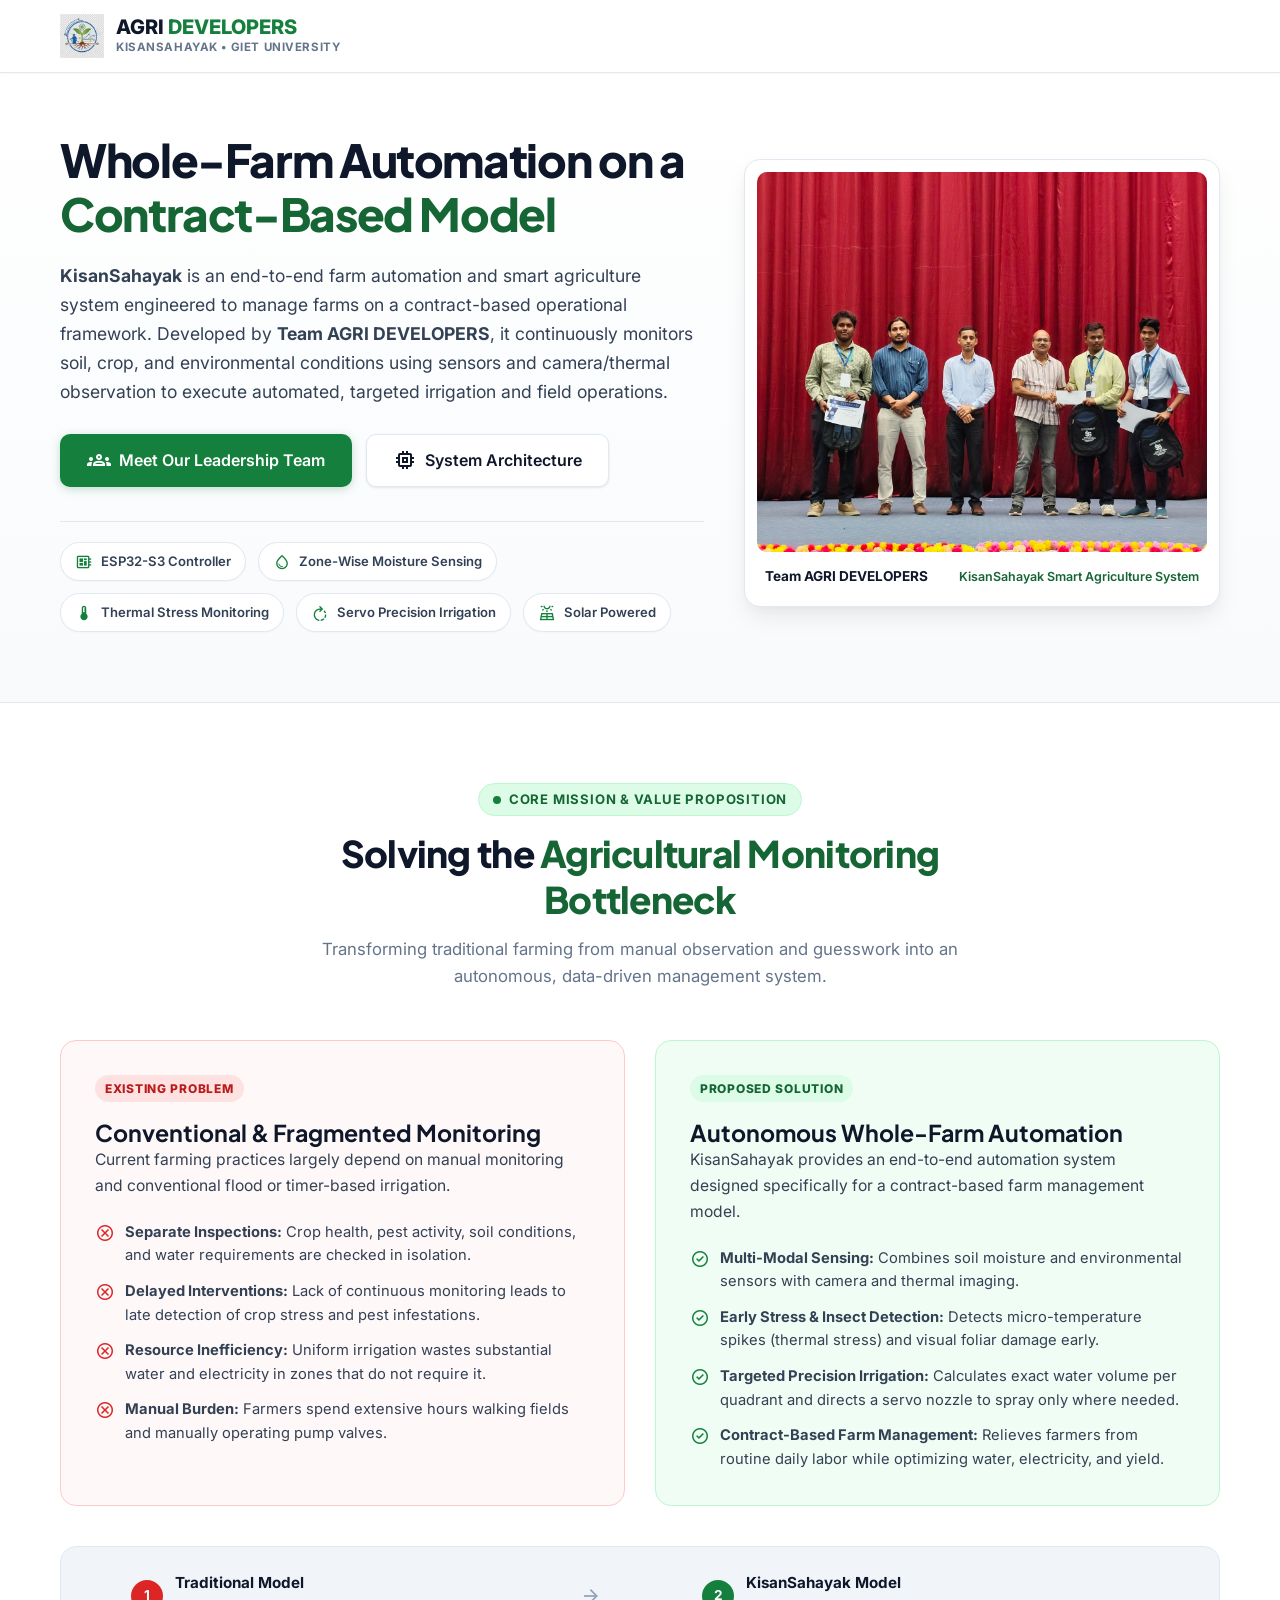
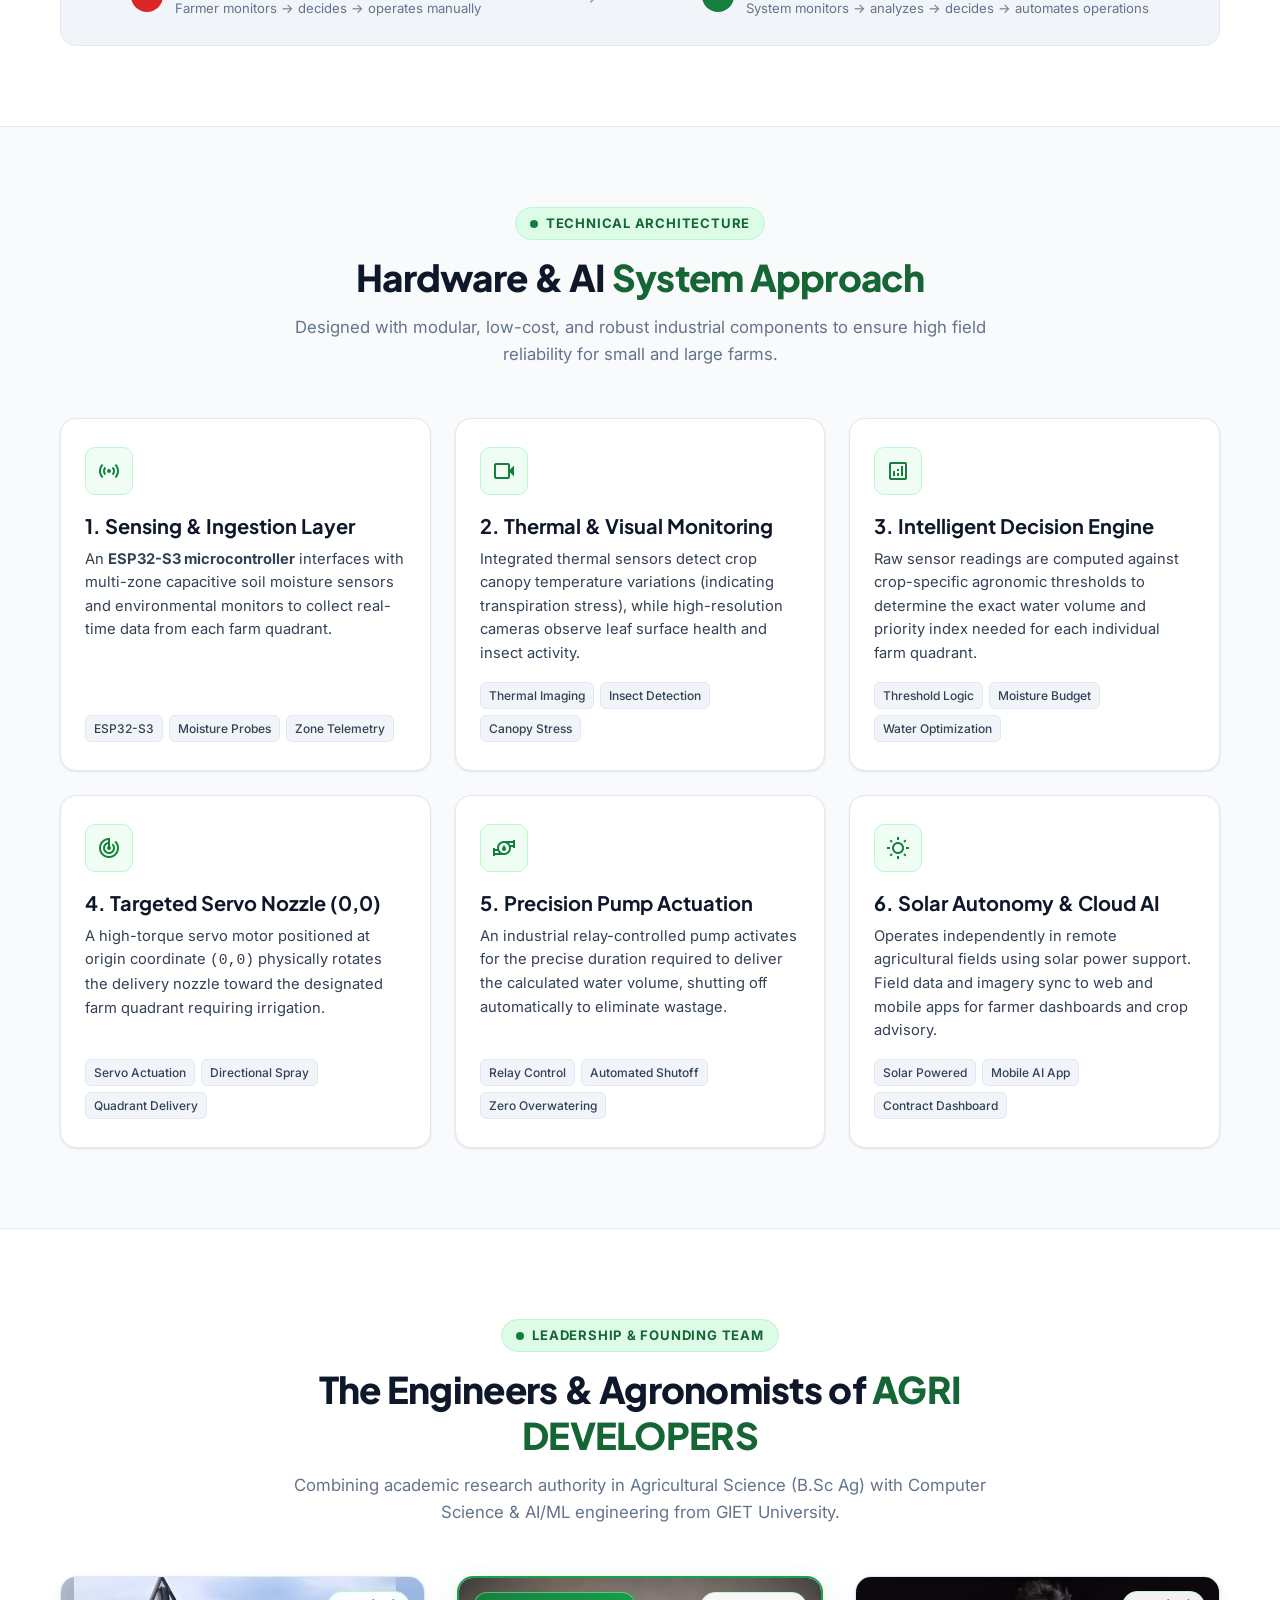
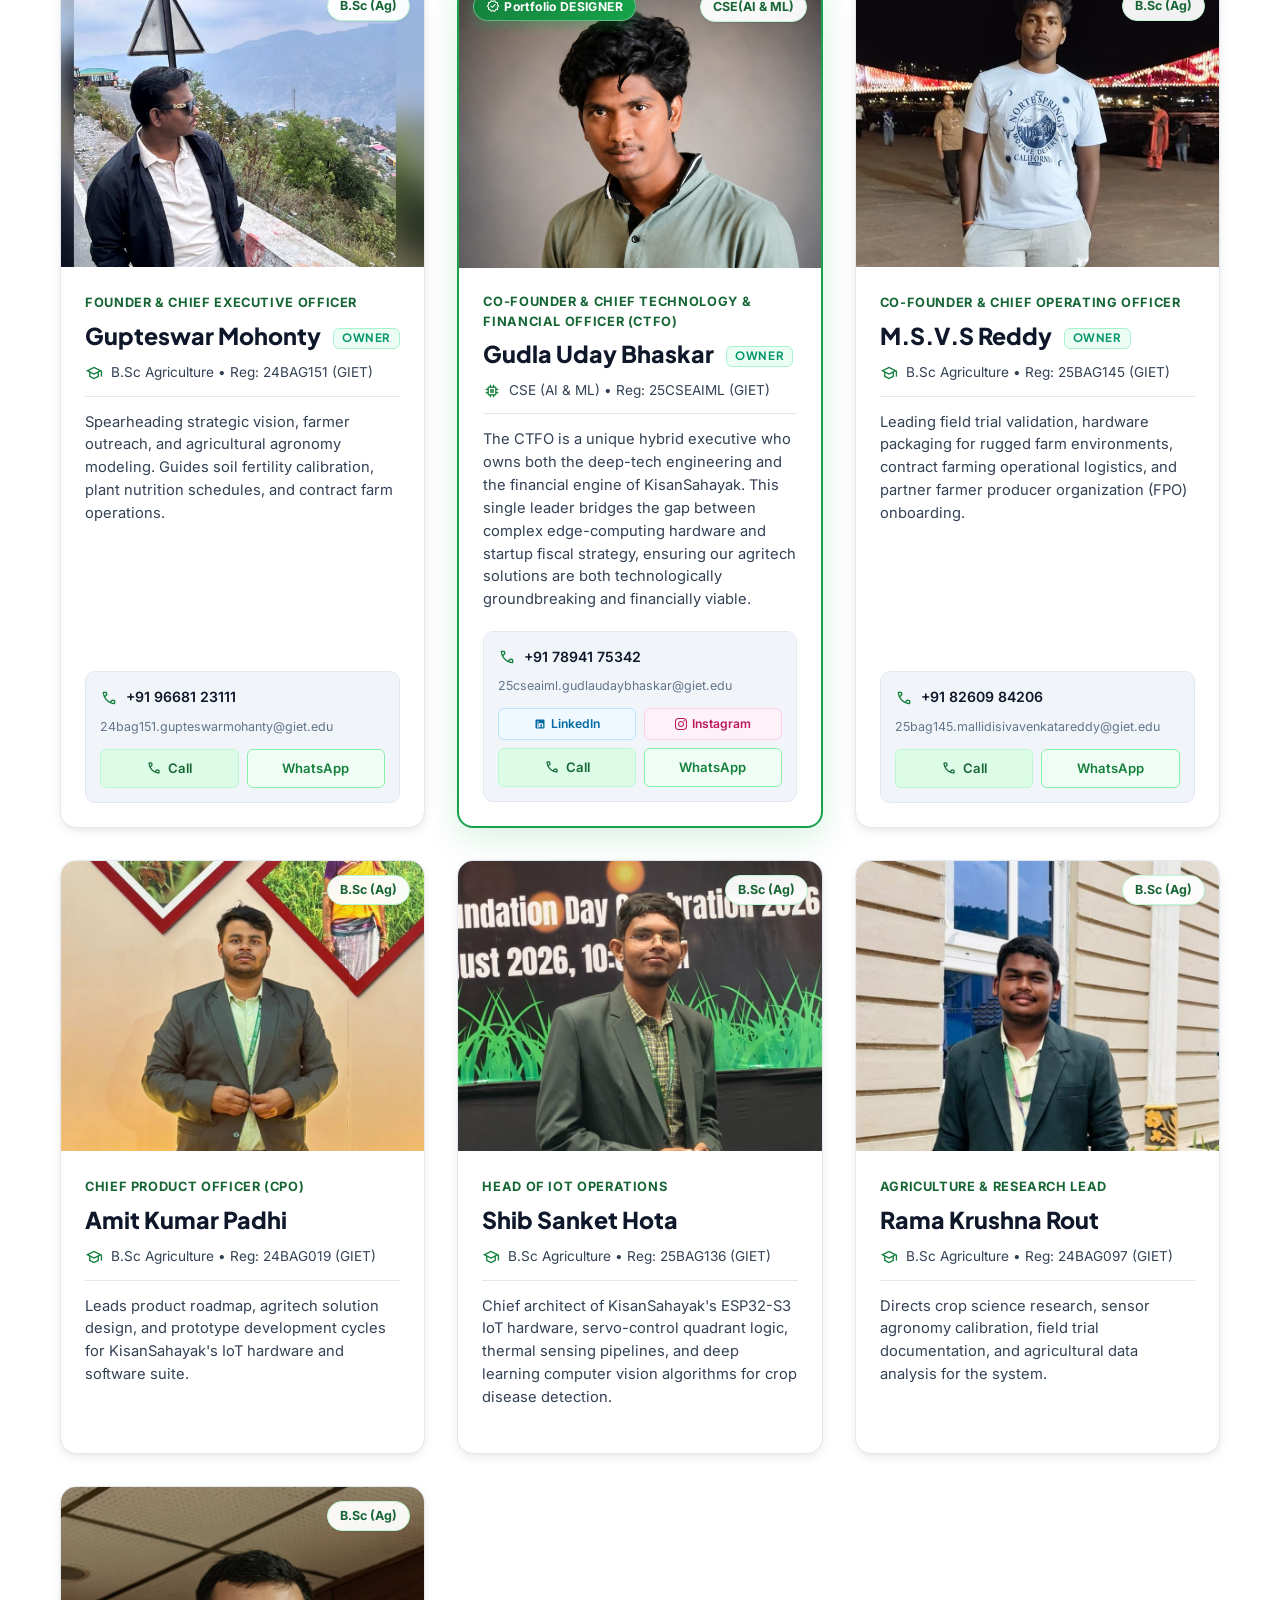
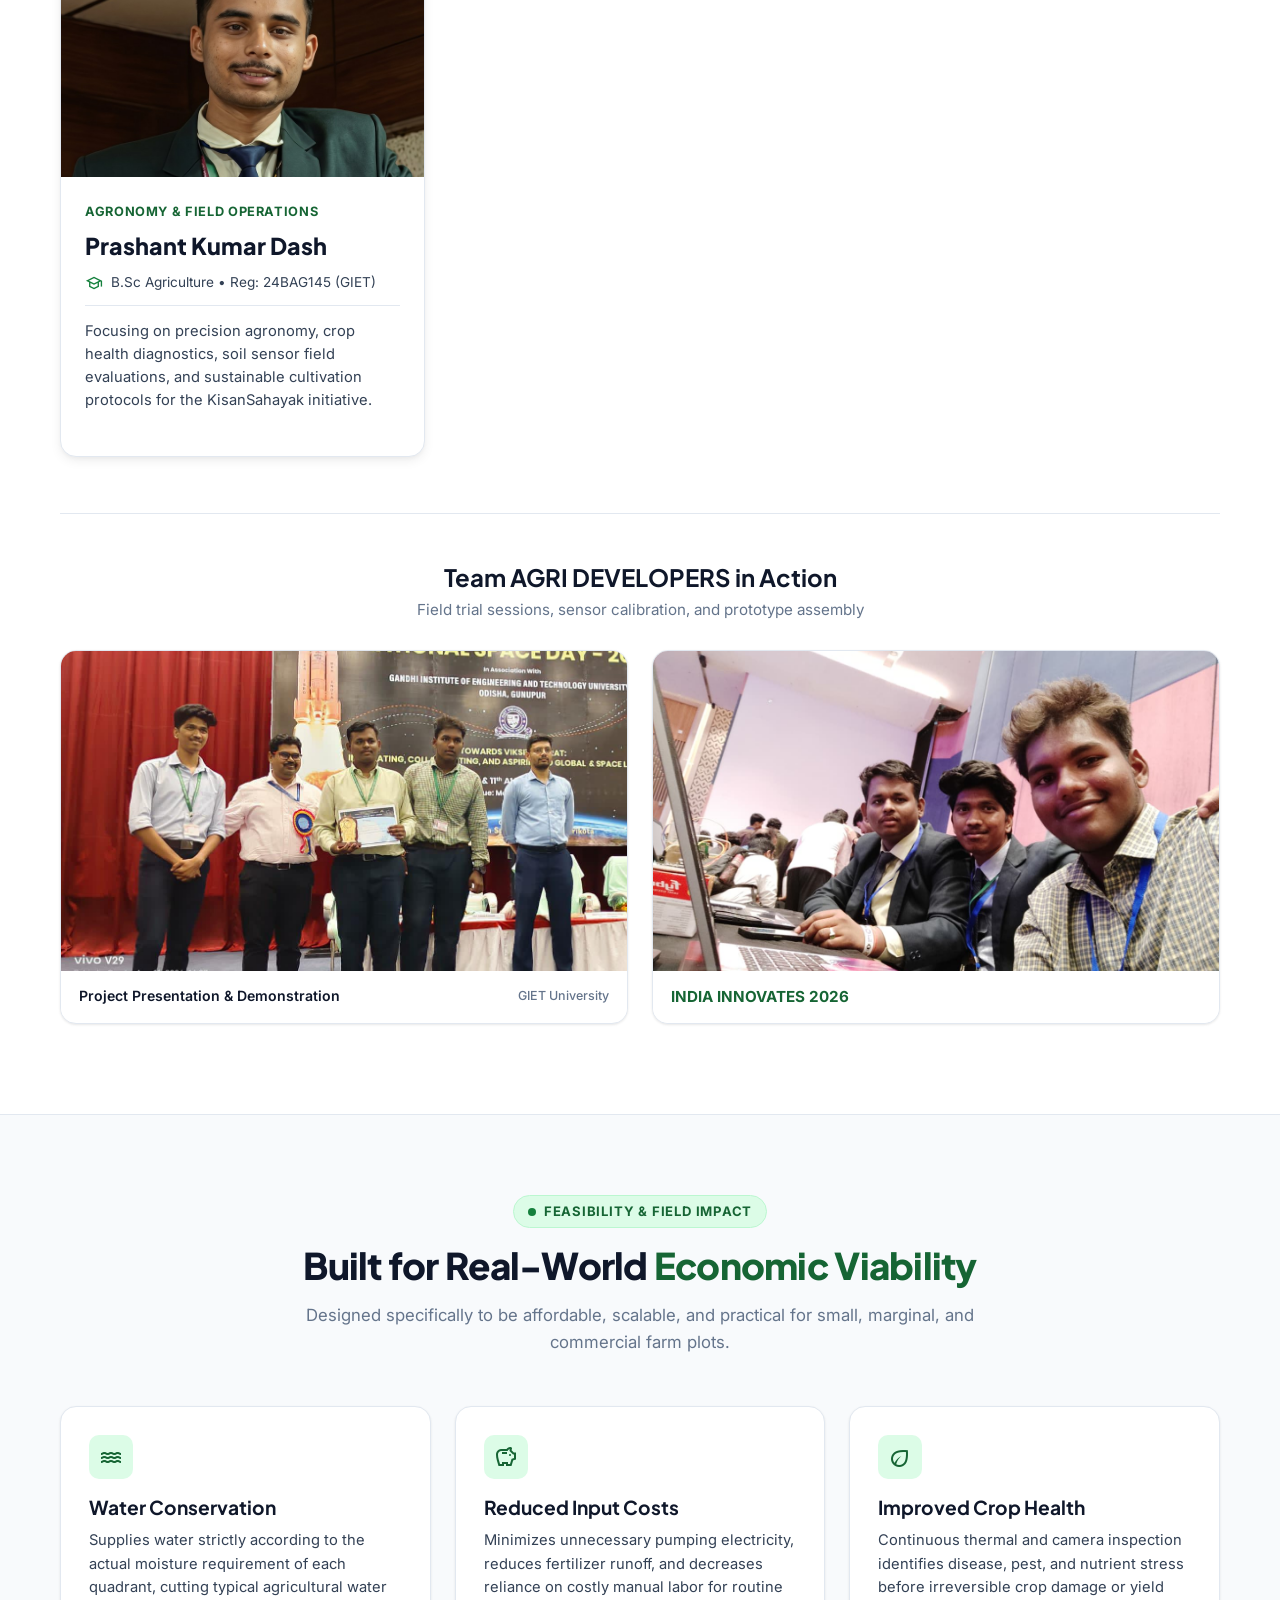
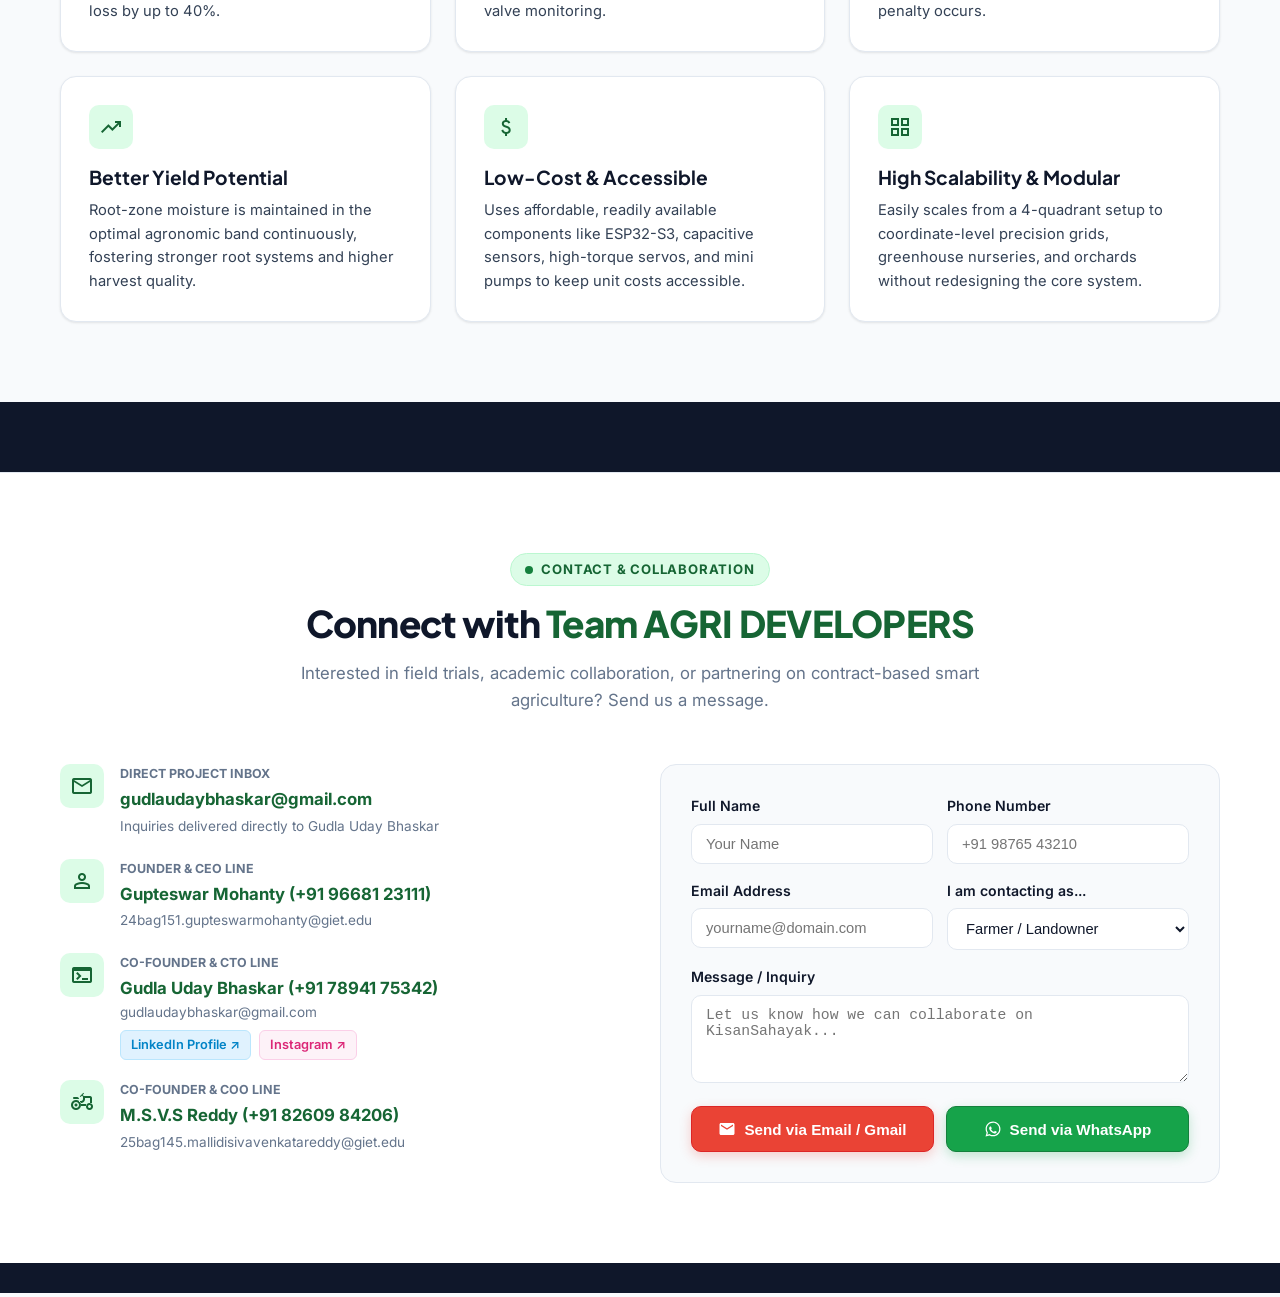
<file: portfolio/index.html>
<!DOCTYPE html>
<html lang="en">

<head>
    <meta charset="UTF-8">
    <meta name="viewport" content="width=device-width, initial-scale=1.0">
    <title>AGRI DEVELOPERS • KisanSahayak Smart Agriculture System</title>

    <!-- SEO & Search Engine Meta Tags -->
    <meta name="description"
        content="Official website of Team AGRI DEVELOPERS (GIET University) presenting KisanSahayak - An AI and ESP32-S3 IoT whole-farm automation system for precision agriculture.">
    <meta name="keywords"
        content="AGRI DEVELOPERS, Agri Developers, KisanSahayak, Kisan Sahayak, Gudla Uday Bhaskar, Gupteswar Mohanty, MSVS Reddy, Smart India Hackathon, GIET University, Smart Agriculture, Farm Automation">
    <meta name="author" content="Team AGRI DEVELOPERS">
    <meta name="robots" content="index, follow">
    <link rel="canonical" href="https://agri-developers.netlify.app/">

    <!-- Favicon and Brand Icons for Google Search and Browsers -->
    <link rel="icon" type="image/x-icon" href="favicon.ico">
    <link rel="icon" type="image/png" sizes="32x32" href="assets/images/favicon.png">
    <link rel="icon" type="image/png" sizes="128x128" href="assets/images/favicon.png">
    <link rel="icon" type="image/png" sizes="512x512" href="assets/images/bg-removed-logo.png">
    <link rel="apple-touch-icon" href="assets/images/bg-removed-logo.png">

    <!-- Social / Open Graph Meta Tags -->
    <meta property="og:type" content="website">
    <meta property="og:title" content="AGRI DEVELOPERS • KisanSahayak Smart Agriculture System">
    <meta property="og:description"
        content="An AI & ESP32-S3 whole-farm automation system for precision contract farming. Engineered by Team AGRI DEVELOPERS.">
    <meta property="og:url" content="https://agri-developers.netlify.app/">
    <meta property="og:site_name" content="AGRI DEVELOPERS">
    <meta property="og:image" content="https://agri-developers.netlify.app/assets/images/bg-removed-logo.png">

    <!-- Schema.org JSON-LD Structured Data for Google Search -->
    <script type="application/ld+json">
    {
      "@context": "https://schema.org",
      "@graph": [
        {
          "@type": "WebSite",
          "@id": "https://agri-developers.netlify.app/#website",
          "url": "https://agri-developers.netlify.app/",
          "name": "AGRI DEVELOPERS",
          "alternateName": [
            "Agri Developers",
            "agridevelopers",
            "KisanSahayak",
            "Kisan Sahayak",
            "kissansahayak",
            "kissan sahayak"
          ]
        },
        {
          "@type": "Organization",
          "@id": "https://agri-developers.netlify.app/#organization",
          "name": "AGRI DEVELOPERS",
          "alternateName": [
            "Team AGRI DEVELOPERS",
            "KisanSahayak",
            "agridevelopers",
            "kissansahayak"
          ],
          "url": "https://agri-developers.netlify.app/",
          "logo": "https://agri-developers.netlify.app/assets/images/bg-removed-logo.png",
          "image": "https://agri-developers.netlify.app/assets/images/bg-removed-logo.png",
          "description": "Smart agriculture and whole-farm automation system engineered by Team AGRI DEVELOPERS at GIET University.",
          "founders": [
            {
              "@type": "Person",
              "name": "Gupteswar Mohanty",
              "jobTitle": "Founder & CEO"
            },
            {
              "@type": "Person",
              "name": "Gudla Uday Bhaskar",
              "jobTitle": "Co-Founder & CTFO"
            },
            {
              "@type": "Person",
              "name": "M.S.V.S Reddy",
              "jobTitle": "Co-Founder & COO"
            }
          ]
        }
      ]
    }
    </script>

    <!-- Google Fonts: Plus Jakarta Sans & Inter -->
    <link rel="preconnect" href="https://fonts.googleapis.com">
    <link rel="preconnect" href="https://fonts.gstatic.com" crossorigin>
    <link
        href="https://fonts.googleapis.com/css2?family=Inter:wght@400;500;600;700&family=Plus+Jakarta+Sans:wght@600;700;800&display=swap"
        rel="stylesheet">

    <!-- Google Material Symbols Outlined Icons -->
    <link rel="stylesheet"
        href="https://fonts.googleapis.com/css2?family=Material+Symbols+Outlined:opsz,wght,FILL,GRAD@20..48,100..700,0..1,-50..200" />

    <!-- Clean Corporate Light Stylesheet -->
    <link rel="stylesheet" href="styles.css">
</head>

<body>

    <!-- ========================================================================
       TOP NAVIGATION BAR WITH OFFICIAL EMBLEM LOGO
       ======================================================================== -->
    <header class="navbar">
        <div class="container nav-container">
            <a href="#about" class="brand-wrapper" style="text-decoration: none;">
                <img src="assets/images/bg-removed-logo.png" alt="AGRI DEVELOPERS Official Emblem Logo"
                    style="width: 44px; height: 44px; object-fit: contain;">
                <div class="brand-text">
                    <span class="brand-title">AGRI <span>DEVELOPERS</span></span>
                    <span class="brand-subtitle">KisanSahayak • GIET University</span>
                </div>
            </a>
        </div>
    </header>


    <!-- ========================================================================
       HERO SECTION
       ======================================================================== -->
    <section id="about" class="hero-section">
        <div class="container hero-grid">
            <div class="hero-content">

                <h1 class="hero-heading">
                    Whole-Farm Automation on a <span class="highlight">Contract-Based Model</span>
                </h1>

                <p class="hero-summary">
                    <strong>KisanSahayak</strong> is an end-to-end farm automation and smart agriculture system
                    engineered to manage farms on a contract-based operational framework. Developed by <strong>Team AGRI
                        DEVELOPERS</strong>, it continuously monitors soil, crop, and environmental conditions using
                    sensors and camera/thermal observation to execute automated, targeted irrigation and field
                    operations.
                </p>

                <div class="hero-ctas">
                    <a href="#team" class="btn btn-primary btn-lg">
                        <span class="material-symbols-outlined">groups</span>
                        Meet Our Leadership Team
                    </a>
                    <a href="#architecture" class="btn btn-secondary btn-lg">
                        <span class="material-symbols-outlined">memory</span>
                        System Architecture
                    </a>
                </div>

                <!-- System Key Highlights -->
                <div class="hero-specs-row">
                    <div class="spec-pill">
                        <span class="material-symbols-outlined">developer_board</span>
                        <span>ESP32-S3 Controller</span>
                    </div>
                    <div class="spec-pill">
                        <span class="material-symbols-outlined">water_drop</span>
                        <span>Zone-Wise Moisture Sensing</span>
                    </div>
                    <div class="spec-pill">
                        <span class="material-symbols-outlined">device_thermostat</span>
                        <span>Thermal Stress Monitoring</span>
                    </div>
                    <div class="spec-pill">
                        <span class="material-symbols-outlined">rotate_right</span>
                        <span>Servo Precision Irrigation</span>
                    </div>
                    <div class="spec-pill">
                        <span class="material-symbols-outlined">solar_power</span>
                        <span>Solar Powered</span>
                    </div>
                </div>
            </div>

            <!-- Real Group Photo Banner -->
            <div class="hero-image-box">
                <img src="assets/images/team-group-1.jpg" alt="Team AGRI DEVELOPERS with KisanSahayak System"
                    style="object-position: center 65%;">
                <div class="hero-image-caption">
                    <span class="caption-team">Team AGRI DEVELOPERS</span>
                    <span class="caption-sub">KisanSahayak Smart Agriculture System</span>
                </div>
            </div>
        </div>
    </section>

    <!-- ========================================================================
       PROBLEM & SOLUTION (FROM STARTUP.DOCX)
       ======================================================================== -->
    <section id="solution" class="contrast-section">
        <div class="container">
            <div class="section-header">
                <div class="section-tag">
                    <span class="dot"></span>
                    <span>Core Mission & Value Proposition</span>
                </div>
                <h2 class="section-title">Solving the <span class="text-green">Agricultural Monitoring Bottleneck</span>
                </h2>
                <p class="section-subtitle">
                    Transforming traditional farming from manual observation and guesswork into an autonomous,
                    data-driven management system.
                </p>
            </div>

            <div class="contrast-grid">
                <!-- The Problem -->
                <div class="contrast-card problem-card">
                    <div class="contrast-card-header">
                        <span class="contrast-badge badge-red">Existing Problem</span>
                    </div>
                    <h3 class="contrast-title">Conventional & Fragmented Monitoring</h3>
                    <p class="contrast-desc">
                        Current farming practices largely depend on manual monitoring and conventional flood or
                        timer-based irrigation.
                    </p>
                    <ul class="contrast-bullets">
                        <li>
                            <span class="material-symbols-outlined">cancel</span>
                            <span><strong>Separate Inspections:</strong> Crop health, pest activity, soil conditions,
                                and water requirements are checked in isolation.</span>
                        </li>
                        <li>
                            <span class="material-symbols-outlined">cancel</span>
                            <span><strong>Delayed Interventions:</strong> Lack of continuous monitoring leads to late
                                detection of crop stress and pest infestations.</span>
                        </li>
                        <li>
                            <span class="material-symbols-outlined">cancel</span>
                            <span><strong>Resource Inefficiency:</strong> Uniform irrigation wastes substantial water
                                and electricity in zones that do not require it.</span>
                        </li>
                        <li>
                            <span class="material-symbols-outlined">cancel</span>
                            <span><strong>Manual Burden:</strong> Farmers spend extensive hours walking fields and
                                manually operating pump valves.</span>
                        </li>
                    </ul>
                </div>

                <!-- The Solution -->
                <div class="contrast-card solution-card">
                    <div class="contrast-card-header">
                        <span class="contrast-badge badge-green">Proposed Solution</span>
                    </div>
                    <h3 class="contrast-title">Autonomous Whole-Farm Automation</h3>
                    <p class="contrast-desc">
                        KisanSahayak provides an end-to-end automation system designed specifically for a contract-based
                        farm management model.
                    </p>
                    <ul class="contrast-bullets">
                        <li>
                            <span class="material-symbols-outlined">check_circle</span>
                            <span><strong>Multi-Modal Sensing:</strong> Combines soil moisture and environmental sensors
                                with camera and thermal imaging.</span>
                        </li>
                        <li>
                            <span class="material-symbols-outlined">check_circle</span>
                            <span><strong>Early Stress & Insect Detection:</strong> Detects micro-temperature spikes
                                (thermal stress) and visual foliar damage early.</span>
                        </li>
                        <li>
                            <span class="material-symbols-outlined">check_circle</span>
                            <span><strong>Targeted Precision Irrigation:</strong> Calculates exact water volume per
                                quadrant and directs a servo nozzle to spray only where needed.</span>
                        </li>
                        <li>
                            <span class="material-symbols-outlined">check_circle</span>
                            <span><strong>Contract-Based Farm Management:</strong> Relieves farmers from routine daily
                                labor while optimizing water, electricity, and yield.</span>
                        </li>
                    </ul>
                </div>
            </div>

            <!-- In Simple Terms Flow -->
            <div class="transform-flow-banner">
                <div class="flow-step-box">
                    <div class="flow-step-number" style="background: #dc2626;">1</div>
                    <div class="flow-step-text">
                        <strong>Traditional Model</strong>
                        <span>Farmer monitors → decides → operates manually</span>
                    </div>
                </div>

                <span class="material-symbols-outlined flow-arrow">arrow_forward</span>

                <div class="flow-step-box">
                    <div class="flow-step-number">2</div>
                    <div class="flow-step-text">
                        <strong>KisanSahayak Model</strong>
                        <span>System monitors → analyzes → decides → automates operations</span>
                    </div>
                </div>
            </div>
        </div>
    </section>

    <!-- ========================================================================
       SYSTEM ARCHITECTURE & TECHNICAL APPROACH (FROM SIH PPT)
       ======================================================================== -->
    <section id="architecture" class="tech-section">
        <div class="container">
            <div class="section-header">
                <div class="section-tag">
                    <span class="dot"></span>
                    <span>Technical Architecture</span>
                </div>
                <h2 class="section-title">Hardware & AI <span class="text-green">System Approach</span></h2>
                <p class="section-subtitle">
                    Designed with modular, low-cost, and robust industrial components to ensure high field reliability
                    for small and large farms.
                </p>
            </div>

            <div class="tech-grid">
                <!-- 1. Sensing Layer -->
                <div class="tech-card">
                    <div class="tech-icon-box">
                        <span class="material-symbols-outlined">sensors</span>
                    </div>
                    <h3 class="tech-card-title">1. Sensing & Ingestion Layer</h3>
                    <p class="tech-card-desc">
                        An <strong>ESP32-S3 microcontroller</strong> interfaces with multi-zone capacitive soil moisture
                        sensors and environmental monitors to collect real-time data from each farm quadrant.
                    </p>
                    <div class="tech-tag-list">
                        <span class="tech-tag">ESP32-S3</span>
                        <span class="tech-tag">Moisture Probes</span>
                        <span class="tech-tag">Zone Telemetry</span>
                    </div>
                </div>

                <!-- 2. Thermal & Camera Observation -->
                <div class="tech-card">
                    <div class="tech-icon-box">
                        <span class="material-symbols-outlined">videocam</span>
                    </div>
                    <h3 class="tech-card-title">2. Thermal & Visual Monitoring</h3>
                    <p class="tech-card-desc">
                        Integrated thermal sensors detect crop canopy temperature variations (indicating transpiration
                        stress), while high-resolution cameras observe leaf surface health and insect activity.
                    </p>
                    <div class="tech-tag-list">
                        <span class="tech-tag">Thermal Imaging</span>
                        <span class="tech-tag">Insect Detection</span>
                        <span class="tech-tag">Canopy Stress</span>
                    </div>
                </div>

                <!-- 3. Decision Engine -->
                <div class="tech-card">
                    <div class="tech-icon-box">
                        <span class="material-symbols-outlined">analytics</span>
                    </div>
                    <h3 class="tech-card-title">3. Intelligent Decision Engine</h3>
                    <p class="tech-card-desc">
                        Raw sensor readings are computed against crop-specific agronomic thresholds to determine the
                        exact water volume and priority index needed for each individual farm quadrant.
                    </p>
                    <div class="tech-tag-list">
                        <span class="tech-tag">Threshold Logic</span>
                        <span class="tech-tag">Moisture Budget</span>
                        <span class="tech-tag">Water Optimization</span>
                    </div>
                </div>

                <!-- 4. Precision Servo Targeting -->
                <div class="tech-card">
                    <div class="tech-icon-box">
                        <span class="material-symbols-outlined">track_changes</span>
                    </div>
                    <h3 class="tech-card-title">4. Targeted Servo Nozzle (0,0)</h3>
                    <p class="tech-card-desc">
                        A high-torque servo motor positioned at origin coordinate <code>(0,0)</code> physically rotates
                        the delivery nozzle toward the designated farm quadrant requiring irrigation.
                    </p>
                    <div class="tech-tag-list">
                        <span class="tech-tag">Servo Actuation</span>
                        <span class="tech-tag">Directional Spray</span>
                        <span class="tech-tag">Quadrant Delivery</span>
                    </div>
                </div>

                <!-- 5. Relay-Controlled Pump -->
                <div class="tech-card">
                    <div class="tech-icon-box">
                        <span class="material-symbols-outlined">water_pump</span>
                    </div>
                    <h3 class="tech-card-title">5. Precision Pump Actuation</h3>
                    <p class="tech-card-desc">
                        An industrial relay-controlled pump activates for the precise duration required to deliver the
                        calculated water volume, shutting off automatically to eliminate wastage.
                    </p>
                    <div class="tech-tag-list">
                        <span class="tech-tag">Relay Control</span>
                        <span class="tech-tag">Automated Shutoff</span>
                        <span class="tech-tag">Zero Overwatering</span>
                    </div>
                </div>

                <!-- 6. Solar Autonomy & AI Web/Mobile -->
                <div class="tech-card">
                    <div class="tech-icon-box">
                        <span class="material-symbols-outlined">wb_sunny</span>
                    </div>
                    <h3 class="tech-card-title">6. Solar Autonomy & Cloud AI</h3>
                    <p class="tech-card-desc">
                        Operates independently in remote agricultural fields using solar power support. Field data and
                        imagery sync to web and mobile apps for farmer dashboards and crop advisory.
                    </p>
                    <div class="tech-tag-list">
                        <span class="tech-tag">Solar Powered</span>
                        <span class="tech-tag">Mobile AI App</span>
                        <span class="tech-tag">Contract Dashboard</span>
                    </div>
                </div>
            </div>
        </div>
    </section>

    <!-- ========================================================================
       LEADERSHIP & CORE FOUNDING TEAM (REAL USER PHOTOS)
       ======================================================================== -->
    <section id="team" class="team-section">
        <div class="container">
            <div class="section-header">
                <div class="section-tag">
                    <span class="dot"></span>
                    <span>Leadership & Founding Team</span>
                </div>
                <h2 class="section-title">The Engineers & Agronomists of <span class="text-green">AGRI DEVELOPERS</span>
                </h2>
                <p class="section-subtitle">
                    Combining academic research authority in Agricultural Science (B.Sc Ag) with Computer Science &
                    AI/ML engineering from GIET University.
                </p>
            </div>

            <!-- All 7 Team Members — Unified Card Grid -->
            <div class="founders-grid">
                <!-- 1. GUPTESWAR MOHONTY - FOUNDER & CEO -->
                <div class="founder-profile-card">
                    <div class="founder-photo-container">
                        <span class="founder-dept-tag">B.Sc (Ag)</span>
                        <img src="assets/images/gupta.jpg" alt="Gupteswar Mohonty - Founder & CEO">
                    </div>
                    <div class="founder-info-body">
                        <div class="founder-role-badge">Founder & Chief Executive Officer</div>
                        <h3 class="founder-name-text">Gupteswar Mohonty
                            <span class="me-chip">OWNER</span>
                        </h3>
                        <div class="founder-meta-row">
                            <span class="material-symbols-outlined">school</span>
                            <span>B.Sc Agriculture • Reg: 24BAG151 (GIET)</span>
                        </div>
                        <p class="founder-bio-text">
                            Spearheading strategic vision, farmer outreach, and agricultural agronomy modeling. Guides
                            soil fertility calibration, plant nutrition schedules, and contract farm operations.
                        </p>
                        <div class="founder-contact-card">
                            <div class="contact-meta-item">
                                <span class="material-symbols-outlined">call</span>
                                <span>+91 96681 23111</span>
                            </div>
                            <span class="contact-email-text">24bag151.gupteswarmohanty@giet.edu</span>
                            <div class="founder-btn-group">
                                <a href="tel:+919668123111" class="founder-action-btn btn-call-action">
                                    <span class="material-symbols-outlined" style="font-size: 16px;">call</span>
                                    Call
                                </a>
                                <a href="https://wa.me/919668123111?text=Hello%20Gupteswar,%20connecting%20regarding%20KisanSahayak"
                                    target="_blank" class="founder-action-btn btn-wa-action">
                                    <span>WhatsApp</span>
                                </a>
                            </div>
                        </div>
                    </div>
                </div>

                <!-- 2. GUDLA UDAY BHASKAR - CO-FOUNDER & CTO -->
                <div class="founder-profile-card founder-card-highlight">
                    <div class="founder-photo-container">
                        <span class="founder-me-badge">
                            <span class="material-symbols-outlined" style="font-size: 14px;">verified</span>
                            Portfolio DESIGNER
                        </span>
                        <span class="founder-dept-tag">CSE(AI & ML)</span>
                        <img src="assets/images/uday.jpg" alt="Gudla Uday Bhaskar - Co-Founder & CTO">
                    </div>
                    <div class="founder-info-body">
                        <div class="founder-role-badge">Co-Founder & Chief Technology & Financial Officer (CTFO)</div>
                        <h3 class="founder-name-text">
                            Gudla Uday Bhaskar
                            <span class="me-chip">OWNER</span>
                        </h3>
                        <div class="founder-meta-row">
                            <span class="material-symbols-outlined">memory</span>
                            <span>CSE (AI & ML) • Reg: 25CSEAIML (GIET)</span>
                        </div>
                        <p class="founder-bio-text">
                            The CTFO is a unique hybrid executive who owns both the deep-tech engineering and the
                            financial engine of KisanSahayak. This single leader bridges the gap between complex
                            edge-computing hardware and startup fiscal strategy, ensuring our agritech solutions are
                            both technologically groundbreaking and financially viable.
                        </p>
                        <div class="founder-contact-card">
                            <div class="contact-meta-item">
                                <span class="material-symbols-outlined">call</span>
                                <span>+91 78941 75342</span>
                            </div>
                            <span class="contact-email-text">25cseaiml.gudlaudaybhaskar@giet.edu</span>
                            <div class="founder-social-row">
                                <a href="https://www.linkedin.com/in/gudla-uday-bhaskar-a53403385?utm_source=share_via&utm_content=profile&utm_medium=member_android"
                                    target="_blank" rel="noopener noreferrer"
                                    class="founder-social-btn btn-social-linkedin" title="Connect on LinkedIn">
                                    <svg width="12" height="12" viewBox="0 0 24 24" fill="currentColor">
                                        <path
                                            d="M19 3a2 2 0 0 1 2 2v14a2 2 0 0 1-2 2H5a2 2 0 0 1-2-2V5a2 2 0 0 1 2-2h14m-.5 15.5v-5.3a3.26 3.26 0 0 0-3.26-3.26c-.85 0-1.84.52-2.28 1.3v-1.11h-2.79v8.37h2.79v-4.93c0-.77.62-1.4 1.39-1.4a1.4 1.4 0 0 1 1.4 1.4v4.93h2.75M6.46 10.9v8.37H9.25V10.9H6.46M7.86 6.54a1.64 1.64 0 0 0-1.66 1.64 1.65 1.65 0 0 0 1.66 1.65 1.64 1.64 0 0 0 1.65-1.65c0-.9-.74-1.64-1.65-1.64Z" />
                                    </svg>
                                    <span>LinkedIn</span>
                                </a>
                                <a href="https://www.instagram.com/uday_____32531?stkn=djJ2a21kaG50YTZr" target="_blank"
                                    rel="noopener noreferrer" class="founder-social-btn btn-social-insta"
                                    title="Follow on Instagram">
                                    <svg width="12" height="12" viewBox="0 0 24 24" fill="currentColor">
                                        <path
                                            d="M12 2.163c3.204 0 3.584.012 4.85.07 3.252.148 4.771 1.691 4.919 4.919.058 1.265.069 1.645.069 4.849 0 3.205-.012 3.584-.069 4.849-.149 3.225-1.664 4.771-4.919 4.919-1.266.058-1.644.07-4.85.07-3.204 0-3.584-.012-4.849-.07-3.26-.149-4.771-1.699-4.919-4.92-.058-1.265-.07-1.644-.07-4.849 0-3.204.013-3.583.07-4.849.149-3.227 1.664-4.771 4.919-4.919 1.266-.057 1.645-.069 4.849-.069zm0-2.163c-3.259 0-3.667.014-4.947.072-4.358.2-6.78 2.618-6.98 6.98-.059 1.281-.073 1.689-.073 4.948 0 3.259.014 3.668.072 4.948.2 4.358 2.618 6.78 6.98 6.98 1.281.058 1.689.072 4.948.072 3.259 0 3.668-.014 4.948-.072 4.354-.2 6.782-2.618 6.979-6.98.059-1.28.073-1.689.073-4.948 0-3.259-.014-3.667-.072-4.947-.196-4.354-2.617-6.78-6.979-6.98-1.281-.059-1.69-.073-4.949-.073zm0 5.838c-3.403 0-6.162 2.759-6.162 6.162s2.759 6.163 6.162 6.163 6.162-2.759 6.162-6.163c0-3.403-2.759-6.162-6.162-6.162zm0 10.162c-2.209 0-4-1.79-4-4 0-2.209 1.791-4 4-4s4 1.791 4 4c0 2.21-1.791 4-4 4zm6.406-11.845c-.796 0-1.441.645-1.441 1.44s.645 1.44 1.441 1.44c.795 0 1.439-.645 1.439-1.44s-.644-1.44-1.439-1.44z" />
                                    </svg>
                                    <span>Instagram</span>
                                </a>
                            </div>
                            <div class="founder-btn-group">
                                <a href="tel:+917894175342" class="founder-action-btn btn-call-action">
                                    <span class="material-symbols-outlined" style="font-size: 16px;">call</span>
                                    Call
                                </a>
                                <a href="https://wa.me/917894175342?text=Hello%20Uday,%20connecting%20regarding%20KisanSahayak%20Tech"
                                    target="_blank" class="founder-action-btn btn-wa-action">
                                    <span>WhatsApp</span>
                                </a>
                            </div>
                        </div>
                    </div>
                </div>

                <!-- 3. M.S.V.S REDDY - CO-FOUNDER & COO -->
                <div class="founder-profile-card">
                    <div class="founder-photo-container">
                        <span class="founder-dept-tag">B.Sc (Ag)</span>
                        <img src="assets/images/siva.jpg" alt="M.S.V.S Reddy - Co-Founder & COO">
                    </div>
                    <div class="founder-info-body">
                        <div class="founder-role-badge">Co-Founder & Chief Operating Officer</div>
                        <h3 class="founder-name-text">M.S.V.S Reddy
                            <span class="me-chip">OWNER</span>
                        </h3>
                        <div class="founder-meta-row">
                            <span class="material-symbols-outlined">school</span>
                            <span>B.Sc Agriculture • Reg: 25BAG145 (GIET)</span>
                        </div>
                        <p class="founder-bio-text">
                            Leading field trial validation, hardware packaging for rugged farm environments, contract
                            farming operational logistics, and partner farmer producer organization (FPO) onboarding.
                        </p>
                        <div class="founder-contact-card">
                            <div class="contact-meta-item">
                                <span class="material-symbols-outlined">call</span>
                                <span>+91 82609 84206</span>
                            </div>
                            <span class="contact-email-text">25bag145.mallidisivavenkatareddy@giet.edu</span>
                            <div class="founder-btn-group">
                                <a href="tel:+918260984206" class="founder-action-btn btn-call-action">
                                    <span class="material-symbols-outlined" style="font-size: 16px;">call</span>
                                    Call
                                </a>
                                <a href="https://wa.me/918260984206?text=Hello%20Mr.%20Reddy,%20connecting%20regarding%20KisanSahayak%20Operations"
                                    target="_blank" class="founder-action-btn btn-wa-action">
                                    <span>WhatsApp</span>
                                </a>
                            </div>
                        </div>
                    </div>
                </div>

                <!-- 4. AMIT KUMAR PADHI - CPO -->
                <div class="founder-profile-card">
                    <div class="founder-photo-container">
                        <span class="founder-dept-tag">B.Sc (Ag)</span>
                        <img src="assets/images/amit.jpg" alt="Amit Kumar Padhi - Chief Product Officer">
                    </div>
                    <div class="founder-info-body">
                        <div class="founder-role-badge">Chief Product Officer (CPO)</div>
                        <h3 class="founder-name-text">Amit Kumar Padhi</h3>
                        <div class="founder-meta-row">
                            <span class="material-symbols-outlined">school</span>
                            <span>B.Sc Agriculture • Reg: 24BAG019 (GIET)</span>
                        </div>
                        <p class="founder-bio-text">
                            Leads product roadmap, agritech solution design, and prototype development cycles for
                            KisanSahayak's IoT hardware and software suite.
                        </p>

                    </div>
                </div>

                <!-- 5. SHIB SANKET HOTA - CFO -->
                <div class="founder-profile-card">
                    <div class="founder-photo-container">
                        <span class="founder-dept-tag">B.Sc (Ag)</span>
                        <img src="assets/images/shib.jpg" alt="Shib Sanket Hota - Chief Financial Officer">
                    </div>
                    <div class="founder-info-body">
                        <div class="founder-role-badge">Head of IoT Operations</div>
                        <h3 class="founder-name-text">Shib Sanket Hota</h3>
                        <div class="founder-meta-row">
                            <span class="material-symbols-outlined">school</span>
                            <span>B.Sc Agriculture • Reg: 25BAG136 (GIET)</span>
                        </div>
                        <p class="founder-bio-text">
                            Chief architect of KisanSahayak's ESP32-S3 IoT hardware, servo-control quadrant logic,
                            thermal sensing pipelines, and deep learning computer vision algorithms for crop disease
                            detection.
                        </p>

                    </div>
                </div>

                <!-- 6. RAMA KRUSHNA ROUT - AGRICULTURE & RESEARCH LEAD -->
                <div class="founder-profile-card">
                    <div class="founder-photo-container">
                        <span class="founder-dept-tag">B.Sc (Ag)</span>
                        <img src="assets/images/rama.jpg" alt="Rama Krushna Rout - Agriculture & Research Lead">
                    </div>
                    <div class="founder-info-body">
                        <div class="founder-role-badge">Agriculture &amp; Research Lead</div>
                        <h3 class="founder-name-text">Rama Krushna Rout</h3>
                        <div class="founder-meta-row">
                            <span class="material-symbols-outlined">school</span>
                            <span>B.Sc Agriculture • Reg: 24BAG097 (GIET)</span>
                        </div>
                        <p class="founder-bio-text">
                            Directs crop science research, sensor agronomy calibration, field trial documentation, and
                            agricultural data analysis for the system.
                        </p>

                    </div>
                </div>

                <!-- 7. PRASHANT KUMAR DASH - AGRONOMY & FIELD OPERATIONS -->
                <div class="founder-profile-card">
                    <div class="founder-photo-container">
                        <span class="founder-dept-tag">B.Sc (Ag)</span>
                        <img src="assets/images/prashant.jpg" alt="Prashant Kumar Dash - Agronomy & Field Operations">
                    </div>
                    <div class="founder-info-body">
                        <div class="founder-role-badge">Agronomy &amp; Field Operations</div>
                        <h3 class="founder-name-text">Prashant Kumar Dash</h3>
                        <div class="founder-meta-row">
                            <span class="material-symbols-outlined">school</span>
                            <span>B.Sc Agriculture • Reg: 24BAG145 (GIET)</span>
                        </div>
                        <p class="founder-bio-text">
                            Focusing on precision agronomy, crop health diagnostics, soil sensor field evaluations, and
                            sustainable cultivation protocols for the KisanSahayak initiative.
                        </p>

                    </div>
                </div>

            </div>


            <!-- Real Field Work & Team Demonstration Gallery -->
            <div id="field-work">
                <div class="team-gallery-heading">
                    <h4>Team AGRI DEVELOPERS in Action</h4>
                    <p style="color: var(--text-muted); font-size: 0.95rem;">Field trial sessions, sensor calibration,
                        and prototype assembly</p>
                </div>

                <div class="team-photos-grid">
                    <div class="team-photo-item">
                        <img src="assets/images/team-banner.jpg" alt="Team AGRI DEVELOPERS Project Presentation">
                        <div class="team-photo-label">
                            <span>Project Presentation & Demonstration</span>
                            <span class="loc-tag">GIET University</span>
                        </div>
                    </div>
                    <div class="team-photo-item">
                        <img src="assets/images/team-group-2.jpg"
                            alt="Team AGRI DEVELOPERS testing ESP32 hardware and sensors">
                        <div class="team-photo-label">
                            <span style="font-weight: 700; color: var(--primary-green-dark); font-size: 0.95rem;">INDIA
                                INNOVATES 2026</span>
                        </div>
                    </div>
                </div>
            </div>
        </div>
    </section>

    <!-- ========================================================================
       FEASIBILITY, VIABILITY & FARM IMPACT (FROM SIH PPT)
       ======================================================================== -->
    <section id="impact" class="impact-section">
        <div class="container">
            <div class="section-header">
                <div class="section-tag">
                    <span class="dot"></span>
                    <span>Feasibility & Field Impact</span>
                </div>
                <h2 class="section-title">Built for Real-World <span class="text-green">Economic Viability</span></h2>
                <p class="section-subtitle">
                    Designed specifically to be affordable, scalable, and practical for small, marginal, and commercial
                    farm plots.
                </p>
            </div>

            <div class="impact-grid">
                <div class="impact-box">
                    <div class="impact-icon">
                        <span class="material-symbols-outlined">water</span>
                    </div>
                    <h3 class="impact-title">Water Conservation</h3>
                    <p class="impact-desc">
                        Supplies water strictly according to the actual moisture requirement of each quadrant, cutting
                        typical agricultural water loss by up to 40%.
                    </p>
                </div>

                <div class="impact-box">
                    <div class="impact-icon">
                        <span class="material-symbols-outlined">savings</span>
                    </div>
                    <h3 class="impact-title">Reduced Input Costs</h3>
                    <p class="impact-desc">
                        Minimizes unnecessary pumping electricity, reduces fertilizer runoff, and decreases reliance on
                        costly manual labor for routine valve monitoring.
                    </p>
                </div>

                <div class="impact-box">
                    <div class="impact-icon">
                        <span class="material-symbols-outlined">eco</span>
                    </div>
                    <h3 class="impact-title">Improved Crop Health</h3>
                    <p class="impact-desc">
                        Continuous thermal and camera inspection identifies disease, pest, and nutrient stress before
                        irreversible crop damage or yield penalty occurs.
                    </p>
                </div>

                <div class="impact-box">
                    <div class="impact-icon">
                        <span class="material-symbols-outlined">trending_up</span>
                    </div>
                    <h3 class="impact-title">Better Yield Potential</h3>
                    <p class="impact-desc">
                        Root-zone moisture is maintained in the optimal agronomic band continuously, fostering stronger
                        root systems and higher harvest quality.
                    </p>
                </div>

                <div class="impact-box">
                    <div class="impact-icon">
                        <span class="material-symbols-outlined">attach_money</span>
                    </div>
                    <h3 class="impact-title">Low-Cost & Accessible</h3>
                    <p class="impact-desc">
                        Uses affordable, readily available components like ESP32-S3, capacitive sensors, high-torque
                        servos, and mini pumps to keep unit costs accessible.
                    </p>
                </div>

                <div class="impact-box">
                    <div class="impact-icon">
                        <span class="material-symbols-outlined">grid_view</span>
                    </div>
                    <h3 class="impact-title">High Scalability & Modular</h3>
                    <p class="impact-desc">
                        Easily scales from a 4-quadrant setup to coordinate-level precision grids, greenhouse nurseries,
                        and orchards without redesigning the core system.
                    </p>
                </div>
            </div>
        </div>
    </section>



    <!-- ========================================================================
       SITE FOOTER WITH LOGO & BRAND DETAILS
       ======================================================================== -->
    <footer class="site-footer">
        <!-- ========================================================================
       CONTACT SECTION
       ======================================================================== -->
        <section id="contact" class="contact-section">
            <div class="container">
                <div class="section-header">
                    <div class="section-tag">
                        <span class="dot"></span>
                        <span>Contact & Collaboration</span>
                    </div>
                    <h2 class="section-title">Connect with <span class="text-green">Team AGRI DEVELOPERS</span></h2>
                    <p class="section-subtitle">
                        Interested in field trials, academic collaboration, or partnering on contract-based smart
                        agriculture? Send us a message.
                    </p>
                </div>

                <div class="contact-layout">
                    <!-- Contact Info -->
                    <div class="contact-info-panel">
                        <div class="info-item-row">
                            <div class="info-icon-sq">
                                <span class="material-symbols-outlined">mail</span>
                            </div>
                            <div>
                                <div class="info-label-sub">Direct Project Inbox</div>
                                <div class="info-title-main">
                                    <a href="mailto:gudlaudaybhaskar@gmail.com"
                                        style="color: var(--primary-green-dark);">gudlaudaybhaskar@gmail.com</a>
                                </div>
                                <span style="font-size: 0.85rem; color: var(--text-muted);">Inquiries delivered directly
                                    to
                                    Gudla Uday Bhaskar</span>
                            </div>
                        </div>

                        <div class="info-item-row">
                            <div class="info-icon-sq">
                                <span class="material-symbols-outlined">person</span>
                            </div>
                            <div>
                                <div class="info-label-sub">Founder & CEO Line</div>
                                <div class="info-title-main">
                                    <a href="tel:+919668123111" style="color: var(--primary-green-dark);">Gupteswar
                                        Mohanty
                                        (+91 96681 23111)</a>
                                </div>
                                <span
                                    style="font-size: 0.85rem; color: var(--text-muted);">24bag151.gupteswarmohanty@giet.edu</span>
                            </div>
                        </div>

                        <div class="info-item-row">
                            <div class="info-icon-sq">
                                <span class="material-symbols-outlined">terminal</span>
                            </div>
                            <div>
                                <div class="info-label-sub">Co-Founder & CTO Line</div>
                                <div class="info-title-main">
                                    <a href="tel:+917894175342" style="color: var(--primary-green-dark);">Gudla Uday
                                        Bhaskar
                                        (+91 78941 75342)</a>
                                </div>
                                <div style="font-size: 0.85rem; color: var(--text-muted); margin-bottom: 6px;">
                                    gudlaudaybhaskar@gmail.com</div>
                                <div style="display: flex; gap: 8px; flex-wrap: wrap; margin-top: 6px;">
                                    <a href="https://www.linkedin.com/in/gudla-uday-bhaskar-a53403385?utm_source=share_via&utm_content=profile&utm_medium=member_android"
                                        target="_blank" rel="noopener noreferrer"
                                        style="display: inline-flex; align-items: center; gap: 5px; font-size: 0.8rem; font-weight: 600; color: #0284c7; background: #e0f2fe; padding: 4px 10px; border-radius: 6px; border: 1px solid #bae6fd;">
                                        <span>LinkedIn Profile ↗</span>
                                    </a>
                                    <a href="https://www.instagram.com/uday_____32531?stkn=djJ2a21kaG50YTZr"
                                        target="_blank" rel="noopener noreferrer"
                                        style="display: inline-flex; align-items: center; gap: 5px; font-size: 0.8rem; font-weight: 600; color: #db2777; background: #fdf2f8; padding: 4px 10px; border-radius: 6px; border: 1px solid #fbcfe8;">
                                        <span>Instagram ↗</span>
                                    </a>
                                </div>
                            </div>
                        </div>

                        <div class="info-item-row">
                            <div class="info-icon-sq">
                                <span class="material-symbols-outlined">agriculture</span>
                            </div>
                            <div>
                                <div class="info-label-sub">Co-Founder & COO Line</div>
                                <div class="info-title-main">
                                    <a href="tel:+918260984206" style="color: var(--primary-green-dark);">M.S.V.S Reddy
                                        (+91
                                        82609 84206)</a>
                                </div>
                                <span
                                    style="font-size: 0.85rem; color: var(--text-muted);">25bag145.mallidisivavenkatareddy@giet.edu</span>
                            </div>
                        </div>
                    </div>

                    <!-- Contact Form (Netlify & Email Enabled) -->
                    <div class="contact-form-card">
                        <form id="contactForm" onsubmit="return false;">
                            <div class="form-two-col">
                                <div class="form-group-item">
                                    <label for="userName">Full Name</label>
                                    <input type="text" id="userName" name="name" required placeholder="Your Name">
                                </div>
                                <div class="form-group-item">
                                    <label for="userPhone">Phone Number</label>
                                    <input type="tel" id="userPhone" name="phone" required
                                        placeholder="+91 98765 43210">
                                </div>
                            </div>

                            <div class="form-two-col">
                                <div class="form-group-item">
                                    <label for="userEmail">Email Address</label>
                                    <input type="email" id="userEmail" name="email" required
                                        placeholder="yourname@domain.com">
                                </div>
                                <div class="form-group-item">
                                    <label for="userCategory">I am contacting as...</label>
                                    <select id="userCategory" name="category" required>
                                        <option value="Farmer / Landowner">Farmer / Landowner</option>
                                        <option value="Farmer Producer Organization (FPO)">Farmer Producer Organization
                                            (FPO)</option>
                                        <option value="Academic / Agri-Researcher">Academic / Agri-Researcher</option>
                                        <option value="Hackathon Evaluator / Govt Official">Hackathon Evaluator / Govt
                                            Official</option>
                                        <option value="Investor / Agritech Partner">Investor / Agritech Partner</option>
                                    </select>
                                </div>
                            </div>

                            <div class="form-group-item">
                                <label for="userMsg">Message / Inquiry</label>
                                <textarea id="userMsg" name="message" rows="4" required
                                    placeholder="Let us know how we can collaborate on KisanSahayak..."></textarea>
                            </div>

                            <div class="direct-contact-actions"
                                style="display: grid; grid-template-columns: 1fr 1fr; gap: 12px; margin-top: 6px;">
                                <button type="button" id="btnSendGmail" class="btn"
                                    style="padding: 13px 16px; display: inline-flex; align-items: center; justify-content: center; gap: 8px; font-weight: 700; font-size: 0.95rem; border-radius: var(--radius-md); background: #ea4335; border: 1px solid #dc2626; color: #ffffff; cursor: pointer; transition: all 0.2s ease; box-shadow: 0 4px 12px rgba(234, 67, 53, 0.25);">
                                    <svg width="18" height="18" viewBox="0 0 24 24" fill="#ffffff">
                                        <path
                                            d="M20 4H4c-1.1 0-1.99.9-1.99 2L2 18c0 1.1.9 2 2 2h16c1.1 0 2-.9 2-2V6c0-1.1-.9-2-2-2zm0 4l-8 5-8-5V6l8 5 8-5v2z" />
                                    </svg>
                                    <span>Send via Email / Gmail</span>
                                </button>
                                <button type="button" id="btnSendWA" class="btn"
                                    style="padding: 13px 16px; display: inline-flex; align-items: center; justify-content: center; gap: 8px; font-weight: 700; font-size: 0.95rem; border-radius: var(--radius-md); background: #16a34a; border: 1px solid #15803d; color: #ffffff; cursor: pointer; transition: all 0.2s ease; box-shadow: 0 4px 12px rgba(22, 163, 74, 0.25);">
                                    <svg width="18" height="18" viewBox="0 0 24 24" fill="#ffffff">
                                        <path
                                            d="M12.04 2c-5.46 0-9.91 4.45-9.91 9.91 0 1.75.46 3.45 1.32 4.95L2.05 22l5.25-1.38c1.45.79 3.08 1.21 4.74 1.21 5.46 0 9.91-4.45 9.91-9.91 0-2.65-1.03-5.14-2.9-7.01A9.816 9.816 0 0 0 12.04 2m.01 1.67c2.2 0 4.26.86 5.82 2.42a8.225 8.225 0 0 1 2.41 5.83c0 4.54-3.7 8.24-8.24 8.24-1.48 0-2.93-.4-4.2-1.15l-.3-.18-3.12.82.83-3.04-.2-.31a8.196 8.196 0 0 1-1.26-4.38c0-4.54 3.7-8.24 8.24-8.24m4.52 11.66c-.25-.13-1.47-.72-1.7-.81-.23-.08-.39-.13-.56.13-.17.25-.64.81-.79.97-.14.17-.29.19-.54.06-.25-.13-1.06-.39-2.03-1.25-.75-.67-1.26-1.5-1.41-1.75-.15-.25-.02-.39.11-.51.11-.11.25-.29.37-.44.13-.14.17-.25.25-.42.08-.17.04-.31-.02-.44-.06-.13-.56-1.35-.77-1.85-.2-.49-.41-.42-.56-.43h-.48c-.17 0-.44.06-.67.31-.23.25-.87.85-.87 2.08s.89 2.41 1.01 2.58c.13.17 1.75 2.67 4.24 3.75.59.26 1.05.41 1.41.53.6.19 1.14.16 1.57.1.48-.07 1.47-.6 1.68-1.18.21-.58.21-1.07.15-1.18-.06-.11-.23-.17-.48-.3" />
                                    </svg>
                                    <span>Send via WhatsApp</span>
                                </button>
                            </div>
                        </form>
                    </div>
                </div>
            </div>
        </section>
    </footer>

    <!-- Clean Mobile & Form Script -->
    <script src="app.js"></script>
</body>

</html>
</file>
<file: portfolio/styles.css>
/* ==========================================================================
   KISAN SAHAYAK • AGRITECH STARTUP PORTFOLIO
   Clean Corporate Light Mode Design System
   ========================================================================== */

:root {
  /* Crisp Light Theme Palette */
  --bg-body: #f8fafc;
  --bg-surface: #ffffff;
  --bg-subtle: #f1f5f9;
  --bg-emerald-subtle: #f0fdf4;
  --bg-emerald-light: #dcfce7;
  
  /* Brand Green Colors (Professional Agritech) */
  --primary-green: #15803d;
  --primary-green-dark: #166534;
  --primary-green-deep: #0f4a25;
  --primary-green-light: #22c55e;
  --primary-green-border: #bbf7d0;
  
  /* Accent Colors */
  --accent-blue: #0284c7;
  --accent-amber: #d97706;
  --accent-amber-subtle: #fef3c7;
  
  /* Neutral Typography */
  --text-dark: #0f172a;
  --text-slate: #334155;
  --text-muted: #64748b;
  --text-light: #94a3b8;
  
  /* Borders & Dividers */
  --border-color: #e2e8f0;
  --border-light: #edf2f7;
  --border-green: #86efac;
  
  /* Professional Shadows */
  --shadow-sm: 0 1px 3px rgba(0, 0, 0, 0.06), 0 1px 2px rgba(0, 0, 0, 0.04);
  --shadow-md: 0 4px 12px -1px rgba(0, 0, 0, 0.08), 0 2px 4px -1px rgba(0, 0, 0, 0.04);
  --shadow-lg: 0 12px 24px -3px rgba(0, 0, 0, 0.08), 0 4px 8px -2px rgba(0, 0, 0, 0.03);
  --shadow-card-hover: 0 14px 28px rgba(22, 101, 52, 0.12), 0 4px 10px rgba(0, 0, 0, 0.04);
  
  /* Sizing & Geometry */
  --max-width: 1200px;
  --radius-sm: 6px;
  --radius-md: 10px;
  --radius-lg: 16px;
  --radius-full: 9999px;
  --transition: all 0.25s ease-in-out;
}

/* Base Resets */
*, *::before, *::after {
  box-sizing: border-box;
  margin: 0;
  padding: 0;
}

html {
  scroll-behavior: smooth;
  font-family: 'Inter', system-ui, -apple-system, BlinkMacSystemFont, "Segoe UI", Roboto, sans-serif;
  background-color: var(--bg-body);
  color: var(--text-slate);
  line-height: 1.6;
}

body {
  overflow-x: hidden;
  background-color: var(--bg-body);
  color: var(--text-slate);
}

h1, h2, h3, h4, h5, h6 {
  font-family: 'Plus Jakarta Sans', 'Inter', sans-serif;
  color: var(--text-dark);
  font-weight: 700;
  line-height: 1.25;
}

a {
  color: inherit;
  text-decoration: none;
  transition: var(--transition);
}

img {
  max-width: 100%;
  height: auto;
  display: block;
}

/* Layout Container */
.container {
  width: 100%;
  max-width: var(--max-width);
  margin: 0 auto;
  padding: 0 20px;
}

/* Section Header Typography */
.section-tag {
  display: inline-flex;
  align-items: center;
  gap: 8px;
  padding: 5px 14px;
  border-radius: var(--radius-full);
  background: var(--bg-emerald-light);
  border: 1px solid var(--primary-green-border);
  color: var(--primary-green-dark);
  font-size: 0.82rem;
  font-weight: 700;
  text-transform: uppercase;
  letter-spacing: 0.06em;
  margin-bottom: 14px;
}

.section-tag .dot {
  width: 8px;
  height: 8px;
  border-radius: 50%;
  background: var(--primary-green);
}

.section-header {
  text-align: center;
  max-width: 740px;
  margin: 0 auto 50px;
}

.section-title {
  font-size: 2.3rem;
  font-weight: 800;
  color: var(--text-dark);
  margin-bottom: 14px;
  letter-spacing: -0.02em;
}

.section-title .text-green {
  color: var(--primary-green-dark);
}

.section-subtitle {
  color: var(--text-muted);
  font-size: 1.05rem;
  line-height: 1.6;
}

/* Buttons */
.btn {
  display: inline-flex;
  align-items: center;
  justify-content: center;
  gap: 8px;
  padding: 10px 22px;
  border-radius: var(--radius-md);
  font-weight: 600;
  font-size: 0.92rem;
  cursor: pointer;
  border: 1px solid transparent;
  transition: var(--transition);
  text-align: center;
}

.btn-primary {
  background: var(--primary-green);
  color: #ffffff;
  box-shadow: 0 2px 8px rgba(21, 128, 61, 0.25);
}

.btn-primary:hover {
  background: var(--primary-green-dark);
  transform: translateY(-1px);
  box-shadow: 0 4px 12px rgba(21, 128, 61, 0.35);
}

.btn-secondary {
  background: #ffffff;
  color: var(--text-dark);
  border-color: var(--border-color);
  box-shadow: var(--shadow-sm);
}

.btn-secondary:hover {
  background: var(--bg-subtle);
  border-color: #cbd5e1;
}

.btn-outline-green {
  background: transparent;
  color: var(--primary-green-dark);
  border-color: var(--primary-green);
}

.btn-outline-green:hover {
  background: var(--bg-emerald-light);
}

.btn-sm {
  padding: 6px 14px;
  font-size: 0.85rem;
  border-radius: var(--radius-sm);
}

.btn-lg {
  padding: 13px 26px;
  font-size: 1rem;
}

/* ==========================================================================
   TOP NAVIGATION
   ========================================================================== */
.navbar {
  position: sticky;
  top: 0;
  z-index: 1000;
  background: #ffffff;
  border-bottom: 1px solid var(--border-color);
  padding: 14px 0;
  box-shadow: 0 1px 3px rgba(0, 0, 0, 0.03);
}

.nav-container {
  display: flex;
  align-items: center;
  justify-content: space-between;
}

.brand-wrapper {
  display: flex;
  align-items: center;
  gap: 12px;
}

.brand-icon {
  width: 40px;
  height: 40px;
  background: var(--bg-emerald-light);
  border: 1px solid var(--primary-green-border);
  color: var(--primary-green-dark);
  border-radius: 10px;
  display: flex;
  align-items: center;
  justify-content: center;
  font-size: 22px;
}

.brand-text {
  display: flex;
  flex-direction: column;
}

.brand-title {
  font-size: 1.25rem;
  font-weight: 800;
  color: var(--text-dark);
  line-height: 1.1;
}

.brand-title span {
  color: var(--primary-green);
}

.brand-subtitle {
  font-size: 0.72rem;
  font-weight: 700;
  color: var(--text-muted);
  letter-spacing: 0.05em;
  text-transform: uppercase;
}

.nav-links {
  display: flex;
  align-items: center;
  gap: 28px;
  list-style: none;
}

.nav-links a {
  color: var(--text-slate);
  font-weight: 500;
  font-size: 0.92rem;
  padding: 6px 0;
  position: relative;
}

.nav-links a:hover, .nav-links a.active {
  color: var(--primary-green-dark);
  font-weight: 600;
}

.nav-actions {
  display: flex;
  align-items: center;
  gap: 12px;
}

.mobile-menu-btn {
  display: none;
  background: none;
  border: 1px solid var(--border-color);
  border-radius: var(--radius-sm);
  padding: 6px;
  color: var(--text-dark);
  cursor: pointer;
}

/* ==========================================================================
   HERO SECTION
   ========================================================================== */
.hero-section {
  padding: 60px 0 70px;
  background: linear-gradient(180deg, #ffffff 0%, var(--bg-body) 100%);
  border-bottom: 1px solid var(--border-color);
}

.hero-grid {
  display: grid;
  grid-template-columns: 1.15fr 0.85fr;
  gap: 40px;
  align-items: center;
}

.sih-badge {
  display: inline-flex;
  align-items: center;
  gap: 8px;
  padding: 6px 14px;
  border-radius: var(--radius-full);
  background: var(--bg-emerald-subtle);
  border: 1px solid var(--primary-green-border);
  color: var(--primary-green-dark);
  font-size: 0.82rem;
  font-weight: 700;
  margin-bottom: 18px;
}

.hero-heading {
  font-size: 2.85rem;
  font-weight: 800;
  color: var(--text-dark);
  line-height: 1.18;
  letter-spacing: -0.03em;
  margin-bottom: 20px;
}

.hero-heading span.highlight {
  color: var(--primary-green-dark);
  position: relative;
}

.hero-summary {
  font-size: 1.1rem;
  color: var(--text-slate);
  line-height: 1.65;
  margin-bottom: 28px;
}

.hero-ctas {
  display: flex;
  flex-wrap: wrap;
  gap: 14px;
  margin-bottom: 34px;
}

/* Hero Key Specs Pills */
.hero-specs-row {
  display: flex;
  flex-wrap: wrap;
  gap: 12px;
  padding-top: 20px;
  border-top: 1px solid var(--border-color);
}

.spec-pill {
  display: flex;
  align-items: center;
  gap: 8px;
  background: #ffffff;
  border: 1px solid var(--border-color);
  padding: 8px 14px;
  border-radius: var(--radius-full);
  font-size: 0.82rem;
  font-weight: 600;
  color: var(--text-slate);
  box-shadow: 0 1px 2px rgba(0, 0, 0, 0.03);
}

.spec-pill span.material-symbols-outlined {
  font-size: 18px;
  color: var(--primary-green);
}

/* Hero Media Box */
.hero-image-box {
  background: #ffffff;
  border: 1px solid var(--border-color);
  border-radius: var(--radius-lg);
  padding: 12px;
  box-shadow: var(--shadow-lg);
  position: relative;
}

.hero-image-box img {
  width: 100%;
  height: 380px;
  object-fit: cover;
  border-radius: var(--radius-md);
}

.hero-image-caption {
  padding: 14px 8px 6px;
  display: flex;
  align-items: center;
  justify-content: space-between;
}

.caption-team {
  font-size: 0.85rem;
  font-weight: 700;
  color: var(--text-dark);
}

.caption-sub {
  font-size: 0.78rem;
  color: var(--primary-green-dark);
  font-weight: 600;
}

/* ==========================================================================
   PROBLEM VS SOLUTION (FROM STARTUP.DOCX)
   ========================================================================== */
.contrast-section {
  padding: 80px 0;
  background: #ffffff;
  border-bottom: 1px solid var(--border-color);
}

.contrast-grid {
  display: grid;
  grid-template-columns: 1fr 1fr;
  gap: 30px;
  margin-top: 20px;
}

.contrast-card {
  border-radius: var(--radius-lg);
  padding: 34px;
  border: 1px solid var(--border-color);
  position: relative;
}

.contrast-card.problem-card {
  background: #fff8f8;
  border-color: #fecaca;
}

.contrast-card.solution-card {
  background: var(--bg-emerald-subtle);
  border-color: var(--primary-green-border);
}

.contrast-card-header {
  display: flex;
  align-items: center;
  gap: 12px;
  margin-bottom: 16px;
}

.contrast-badge {
  font-size: 0.75rem;
  font-weight: 800;
  text-transform: uppercase;
  letter-spacing: 0.06em;
  padding: 4px 10px;
  border-radius: var(--radius-full);
}

.badge-red {
  background: #fee2e2;
  color: #b91c1c;
}

.badge-green {
  background: var(--bg-emerald-light);
  color: var(--primary-green-dark);
}

.contrast-title {
  font-size: 1.45rem;
  color: var(--text-dark);
}

.contrast-desc {
  font-size: 0.98rem;
  color: var(--text-slate);
  line-height: 1.65;
  margin-bottom: 22px;
}

.contrast-bullets {
  list-style: none;
  display: flex;
  flex-direction: column;
  gap: 12px;
}

.contrast-bullets li {
  display: flex;
  align-items: flex-start;
  gap: 10px;
  font-size: 0.92rem;
  color: var(--text-slate);
}

.contrast-bullets li span.material-symbols-outlined {
  font-size: 20px;
  flex-shrink: 0;
  margin-top: 2px;
}

.problem-card .contrast-bullets li span.material-symbols-outlined {
  color: #dc2626;
}

.solution-card .contrast-bullets li span.material-symbols-outlined {
  color: var(--primary-green);
}

/* Transformation Flow Banner */
.transform-flow-banner {
  margin-top: 40px;
  background: var(--bg-subtle);
  border: 1px solid var(--border-color);
  border-radius: var(--radius-lg);
  padding: 24px 30px;
  display: flex;
  align-items: center;
  justify-content: space-around;
  flex-wrap: wrap;
  gap: 20px;
}

.flow-step-box {
  display: flex;
  align-items: center;
  gap: 12px;
}

.flow-step-number {
  width: 32px;
  height: 32px;
  background: var(--primary-green);
  color: #ffffff;
  border-radius: 50%;
  display: flex;
  align-items: center;
  justify-content: center;
  font-weight: 700;
  font-size: 0.85rem;
}

.flow-step-text strong {
  display: block;
  font-size: 0.95rem;
  color: var(--text-dark);
}

.flow-step-text span {
  font-size: 0.82rem;
  color: var(--text-muted);
}

.flow-arrow {
  color: var(--text-light);
  font-size: 22px;
}

/* ==========================================================================
   TECHNICAL SYSTEM ARCHITECTURE (FROM SIH PPT)
   ========================================================================== */
.tech-section {
  padding: 80px 0;
  background: var(--bg-body);
}

.tech-grid {
  display: grid;
  grid-template-columns: repeat(3, 1fr);
  gap: 24px;
}

.tech-card {
  background: #ffffff;
  border: 1px solid var(--border-color);
  border-radius: var(--radius-lg);
  padding: 28px 24px;
  box-shadow: var(--shadow-sm);
  transition: var(--transition);
  display: flex;
  flex-direction: column;
}

.tech-card:hover {
  transform: translateY(-4px);
  box-shadow: var(--shadow-card-hover);
  border-color: var(--primary-green-border);
}

.tech-icon-box {
  width: 48px;
  height: 48px;
  background: var(--bg-emerald-subtle);
  border: 1px solid var(--primary-green-border);
  color: var(--primary-green);
  border-radius: var(--radius-md);
  display: flex;
  align-items: center;
  justify-content: center;
  margin-bottom: 18px;
  font-size: 24px;
}

.tech-card-title {
  font-size: 1.25rem;
  margin-bottom: 10px;
  color: var(--text-dark);
}

.tech-card-desc {
  font-size: 0.92rem;
  color: var(--text-slate);
  line-height: 1.6;
  margin-bottom: 16px;
  flex: 1;
}

.tech-tag-list {
  display: flex;
  flex-wrap: wrap;
  gap: 6px;
  margin-top: auto;
}

.tech-tag {
  background: var(--bg-subtle);
  border: 1px solid var(--border-color);
  border-radius: var(--radius-sm);
  padding: 3px 8px;
  font-size: 0.75rem;
  color: var(--text-slate);
  font-weight: 500;
}

/* ==========================================================================
   LEADERSHIP & CORE FOUNDERS (REAL PHOTOS GUPTA, UDAY, SIVA)
   ========================================================================== */
.team-section {
  padding: 90px 0;
  background: #ffffff;
  border-top: 1px solid var(--border-color);
  border-bottom: 1px solid var(--border-color);
}

.founders-grid {
  display: grid;
  grid-template-columns: repeat(3, 1fr);
  gap: 32px;
  margin-bottom: 48px;
  align-items: stretch;
}

.founder-profile-card {
  background: #ffffff;
  border: 1px solid var(--border-color);
  border-radius: var(--radius-lg);
  overflow: hidden;
  box-shadow: var(--shadow-md);
  transition: var(--transition);
  display: flex;
  flex-direction: column;
  height: 100%;
}

.founder-profile-card:hover {
  transform: translateY(-6px);
  box-shadow: var(--shadow-card-hover);
  border-color: var(--primary-green-border);
}

.founder-photo-container {
  position: relative;
  width: 100%;
  height: 290px;
  background: var(--bg-subtle);
  overflow: hidden;
}

.founder-photo-container img {
  width: 100%;
  height: 100%;
  object-fit: cover;
  object-position: top center;
  transition: transform 0.4s ease;
}

.founder-profile-card:hover .founder-photo-container img {
  transform: scale(1.03);
}

.founder-dept-tag {
  position: absolute;
  top: 14px;
  right: 14px;
  background: rgba(255, 255, 255, 0.95);
  backdrop-filter: blur(4px);
  padding: 4px 12px;
  border-radius: var(--radius-full);
  font-size: 0.78rem;
  font-weight: 700;
  color: var(--primary-green-dark);
  border: 1px solid var(--primary-green-border);
  box-shadow: var(--shadow-sm);
  z-index: 2;
}

/* Elegant Highlight for Gudla Uday Bhaskar (Portfolio Owner) */
.founder-card-highlight {
  border: 2px solid #16a34a !important;
  box-shadow: 0 10px 32px rgba(22, 163, 74, 0.16) !important;
  position: relative;
}

.founder-card-highlight:hover {
  transform: translateY(-8px);
  box-shadow: 0 18px 40px rgba(22, 163, 74, 0.25) !important;
}

.founder-me-badge {
  position: absolute;
  top: 14px;
  left: 14px;
  background: linear-gradient(135deg, #15803d, #16a34a);
  color: #ffffff;
  padding: 4px 12px;
  border-radius: var(--radius-full);
  font-size: 0.76rem;
  font-weight: 700;
  letter-spacing: 0.03em;
  display: inline-flex;
  align-items: center;
  gap: 4px;
  box-shadow: 0 4px 12px rgba(22, 163, 74, 0.35);
  border: 1px solid rgba(255, 255, 255, 0.35);
  z-index: 2;
}

.me-chip {
  background: #ecfdf5;
  color: #059669;
  font-size: 0.72rem;
  font-weight: 700;
  padding: 2px 8px;
  border-radius: 6px;
  border: 1px solid #a7f3d0;
  text-transform: uppercase;
  letter-spacing: 0.05em;
  display: inline-flex;
  align-items: center;
  margin-left: 8px;
  vertical-align: middle;
}

.founder-info-body {
  padding: 24px;
  display: flex;
  flex-direction: column;
  flex: 1;
}

.founder-role-badge {
  font-size: 0.8rem;
  font-weight: 700;
  color: var(--primary-green-dark);
  text-transform: uppercase;
  letter-spacing: 0.05em;
  margin-bottom: 6px;
  min-height: 24px;
  display: flex;
  align-items: center;
}

.founder-name-text {
  font-size: 1.45rem;
  font-weight: 800;
  color: var(--text-dark);
  margin-bottom: 12px;
}

.founder-meta-row {
  display: flex;
  align-items: center;
  gap: 8px;
  font-size: 0.85rem;
  color: var(--text-slate);
  margin-bottom: 14px;
  padding-bottom: 12px;
  border-bottom: 1px solid var(--border-color);
}

.founder-meta-row span.material-symbols-outlined {
  font-size: 18px;
  color: var(--primary-green);
}

.founder-bio-text {
  font-size: 0.92rem;
  color: var(--text-slate);
  line-height: 1.55;
  margin-bottom: 20px;
  flex: 1;
}

/* Contact & Action Box */
.founder-contact-card {
  background: var(--bg-subtle);
  border: 1px solid var(--border-color);
  border-radius: var(--radius-md);
  padding: 14px;
  margin-top: auto;
}

.contact-meta-item {
  display: flex;
  align-items: center;
  gap: 8px;
  font-size: 0.88rem;
  color: var(--text-dark);
  font-weight: 600;
  margin-bottom: 8px;
}

.contact-meta-item span.material-symbols-outlined {
  font-size: 18px;
  color: var(--primary-green);
}

.contact-email-text {
  font-size: 0.78rem;
  color: var(--text-muted);
  word-break: break-all;
  display: block;
  margin-bottom: 12px;
}

.founder-btn-group {
  display: grid;
  grid-template-columns: 1fr 1fr;
  gap: 8px;
}

.founder-action-btn {
  display: inline-flex;
  align-items: center;
  justify-content: center;
  gap: 6px;
  padding: 8px 10px;
  border-radius: var(--radius-sm);
  font-size: 0.82rem;
  font-weight: 600;
  border: 1px solid transparent;
  transition: var(--transition);
}

.btn-call-action {
  background: var(--bg-emerald-light);
  color: var(--primary-green-dark);
  border-color: var(--primary-green-border);
}

.btn-call-action:hover {
  background: var(--primary-green);
  color: #ffffff;
}

.btn-wa-action {
  background: #f0fdf4;
  color: #15803d;
  border-color: #86efac;
}

.btn-wa-action:hover {
  background: #22c55e;
  color: #ffffff;
}

/* Small, Formal Social Links (LinkedIn & Instagram) */
.founder-social-row {
  display: grid;
  grid-template-columns: 1fr 1fr;
  gap: 8px;
  margin-bottom: 8px;
}

.founder-social-btn {
  display: inline-flex;
  align-items: center;
  justify-content: center;
  gap: 5px;
  padding: 5px 8px;
  border-radius: var(--radius-sm);
  font-size: 0.76rem;
  font-weight: 600;
  text-decoration: none;
  transition: var(--transition);
  border: 1px solid transparent;
}

.btn-social-linkedin {
  background: #f0f9ff;
  color: #0369a1;
  border-color: #bae6fd;
}

.btn-social-linkedin:hover {
  background: #0284c7;
  color: #ffffff;
  border-color: #0284c7;
}

.btn-social-insta {
  background: #fdf2f8;
  color: #be185d;
  border-color: #fbcfe8;
}

.btn-social-insta:hover {
  background: #db2777;
  color: #ffffff;
  border-color: #db2777;
}

/* Agronomy Research Division Section */
.agri-wing-box {
  background: var(--bg-emerald-subtle);
  border: 1px solid var(--primary-green-border);
  border-radius: var(--radius-lg);
  padding: 34px;
  margin-bottom: 50px;
}

.agri-wing-header {
  display: flex;
  justify-content: space-between;
  align-items: center;
  margin-bottom: 24px;
  flex-wrap: wrap;
  gap: 16px;
}

.agri-wing-header h3 {
  font-size: 1.55rem;
  color: var(--text-dark);
}

.agri-cards-subgrid {
  display: grid;
  grid-template-columns: repeat(4, 1fr);
  gap: 18px;
}

.agri-subcard {
  background: #ffffff;
  border: 1px solid var(--border-color);
  border-radius: var(--radius-md);
  padding: 20px 16px;
  box-shadow: var(--shadow-sm);
}

.agri-subcard-tag {
  font-size: 0.72rem;
  font-weight: 800;
  color: var(--primary-green-dark);
  background: var(--bg-emerald-light);
  padding: 2px 8px;
  border-radius: var(--radius-full);
  display: inline-block;
  margin-bottom: 10px;
}

.agri-subcard-title {
  font-size: 1rem;
  font-weight: 700;
  color: var(--text-dark);
  margin-bottom: 8px;
}

.agri-subcard-desc {
  font-size: 0.85rem;
  color: var(--text-slate);
  line-height: 1.5;
}

/* Real Team Gallery */
#field-work {
  margin-top: 56px;
  padding-top: 48px;
  border-top: 1px solid var(--border-color);
}

.team-gallery-heading {
  text-align: center;
  margin-bottom: 28px;
}

.team-gallery-heading h4 {
  font-size: 1.5rem;
  color: var(--text-dark);
  margin-bottom: 6px;
}

.team-photos-grid {
  display: grid;
  grid-template-columns: 1fr 1fr;
  gap: 24px;
}

.team-photo-item {
  background: #ffffff;
  border: 1px solid var(--border-color);
  border-radius: var(--radius-lg);
  overflow: hidden;
  box-shadow: var(--shadow-sm);
}

.team-photo-item img {
  width: 100%;
  height: 320px;
  object-fit: cover;
  transition: transform 0.4s ease;
}

.team-photo-item:hover img {
  transform: scale(1.02);
}

.team-photo-label {
  padding: 14px 18px;
  font-size: 0.88rem;
  font-weight: 600;
  color: var(--text-dark);
  background: #ffffff;
  display: flex;
  align-items: center;
  justify-content: space-between;
}

.team-photo-label span.loc-tag {
  font-size: 0.78rem;
  color: var(--text-muted);
  font-weight: 500;
}

/* ==========================================================================
   FEASIBILITY & PROJECT IMPACT (FROM SIH PPT)
   ========================================================================== */
.impact-section {
  padding: 80px 0;
  background: var(--bg-body);
}

.impact-grid {
  display: grid;
  grid-template-columns: repeat(3, 1fr);
  gap: 24px;
}

.impact-box {
  background: #ffffff;
  border: 1px solid var(--border-color);
  border-radius: var(--radius-lg);
  padding: 28px;
  box-shadow: var(--shadow-sm);
}

.impact-icon {
  width: 44px;
  height: 44px;
  border-radius: 10px;
  background: var(--bg-emerald-light);
  color: var(--primary-green-dark);
  display: flex;
  align-items: center;
  justify-content: center;
  font-size: 24px;
  margin-bottom: 16px;
}

.impact-title {
  font-size: 1.2rem;
  margin-bottom: 10px;
}

.impact-desc {
  font-size: 0.92rem;
  color: var(--text-slate);
  line-height: 1.6;
}

/* ==========================================================================
   CONTACT SECTION
   ========================================================================== */
.contact-section {
  padding: 80px 0;
  background: #ffffff;
  border-top: 1px solid var(--border-color);
}

.contact-layout {
  display: grid;
  grid-template-columns: 1fr 1fr;
  gap: 40px;
}

.contact-info-panel {
  display: flex;
  flex-direction: column;
  gap: 20px;
}

.info-item-row {
  display: flex;
  align-items: flex-start;
  gap: 16px;
}

.info-icon-sq {
  width: 44px;
  height: 44px;
  border-radius: 10px;
  background: var(--bg-emerald-light);
  color: var(--primary-green-dark);
  display: flex;
  align-items: center;
  justify-content: center;
  font-size: 22px;
  flex-shrink: 0;
}

.info-label-sub {
  font-size: 0.78rem;
  color: var(--text-muted);
  text-transform: uppercase;
  font-weight: 700;
  margin-bottom: 2px;
}

.info-title-main {
  font-size: 1.05rem;
  font-weight: 700;
  color: var(--text-dark);
}

.contact-form-card {
  background: var(--bg-body);
  border: 1px solid var(--border-color);
  border-radius: var(--radius-lg);
  padding: 30px;
}

.form-group-item {
  margin-bottom: 16px;
}

.form-group-item label {
  display: block;
  font-size: 0.88rem;
  font-weight: 600;
  color: var(--text-dark);
  margin-bottom: 6px;
}

.form-group-item input, .form-group-item select, .form-group-item textarea {
  width: 100%;
  padding: 11px 14px;
  border-radius: var(--radius-md);
  border: 1px solid var(--border-color);
  background: #ffffff;
  color: var(--text-dark);
  font-size: 0.92rem;
  outline: none;
  transition: var(--transition);
}

.form-group-item input:focus, .form-group-item select:focus, .form-group-item textarea:focus {
  border-color: var(--primary-green);
  box-shadow: 0 0 0 3px rgba(21, 128, 61, 0.15);
}

.form-two-col {
  display: grid;
  grid-template-columns: 1fr 1fr;
  gap: 14px;
}

/* ==========================================================================
   FOOTER (STAR DETAIL ACCORDING TO USER'S REQUEST)
   ========================================================================== */
.site-footer {
  background: #0f172a;
  color: #e2e8f0;
  padding: 70px 0 30px;
}

.footer-main-grid {
  display: grid;
  grid-template-columns: 1.4fr 1.6fr;
  gap: 50px;
  padding-bottom: 50px;
  border-bottom: 1px solid #1e293b;
}

.footer-startup-brand h3 {
  color: #ffffff;
  font-size: 1.6rem;
  margin-bottom: 10px;
}

.footer-startup-brand p {
  color: #94a3b8;
  font-size: 0.95rem;
  line-height: 1.65;
  margin-bottom: 20px;
}

.sih-award-box {
  background: #1e293b;
  border: 1px solid #334155;
  border-radius: var(--radius-md);
  padding: 14px 18px;
  display: flex;
  align-items: center;
  gap: 12px;
}

.sih-award-box span.material-symbols-outlined {
  color: #f59e0b;
  font-size: 28px;
}

.sih-award-title {
  font-weight: 700;
  font-size: 0.88rem;
  color: #ffffff;
}

.sih-award-desc {
  font-size: 0.78rem;
  color: #94a3b8;
}

/* Footer Founders Detailed List */
.footer-founders-block h4 {
  color: #ffffff;
  font-size: 1.2rem;
  margin-bottom: 18px;
  padding-bottom: 10px;
  border-bottom: 1px solid #1e293b;
}

.footer-founder-row {
  display: grid;
  grid-template-columns: 1.2fr 1fr 1fr;
  gap: 16px;
  padding: 14px 0;
  border-bottom: 1px solid #1e293b;
  font-size: 0.88rem;
}

.footer-founder-name strong {
  display: block;
  color: #ffffff;
  font-size: 0.95rem;
}

.footer-founder-name span {
  color: #86efac;
  font-size: 0.78rem;
  font-weight: 600;
}

.footer-founder-contact a {
  color: #94a3b8;
  display: block;
}

.footer-founder-contact a:hover {
  color: #ffffff;
}

.footer-founder-linkedin a {
  display: inline-flex;
  align-items: center;
  gap: 6px;
  color: #38bdf8;
  font-weight: 600;
  font-size: 0.82rem;
  background: rgba(56, 189, 248, 0.1);
  padding: 4px 10px;
  border-radius: var(--radius-sm);
  border: 1px solid rgba(56, 189, 248, 0.25);
}

.footer-founder-linkedin a:hover {
  background: rgba(56, 189, 248, 0.25);
}

.footer-bottom-bar {
  padding-top: 24px;
  display: flex;
  justify-content: space-between;
  align-items: center;
  font-size: 0.85rem;
  color: #64748b;
  flex-wrap: wrap;
  gap: 12px;
}

/* ==========================================================================
   RESPONSIVE DESIGN (MOBILE-FIRST POLISH)
   ========================================================================== */
@media (max-width: 992px) {
  .hero-grid {
    grid-template-columns: 1fr;
  }
  
  .hero-heading {
    font-size: 2.3rem;
  }
  
  .contrast-grid {
    grid-template-columns: 1fr;
  }
  
  .tech-grid {
    grid-template-columns: 1fr;
  }
  
  .founders-grid {
    grid-template-columns: repeat(2, 1fr);
    gap: 24px;
  }
  
  .team-photos-grid {
    grid-template-columns: 1fr;
  }
  
  .impact-grid {
    grid-template-columns: 1fr;
  }
  
  .contact-layout {
    grid-template-columns: 1fr;
  }
  
  .footer-main-grid {
    grid-template-columns: 1fr;
  }
  
  .footer-founder-row {
    grid-template-columns: 1fr;
    gap: 6px;
  }
}

@media (max-width: 768px) {
  .nav-links, .nav-actions .btn-outline-green {
    display: none;
  }
  
  .mobile-menu-btn {
    display: block;
  }
  
  .nav-links.mobile-open {
    display: flex;
    flex-direction: column;
    position: absolute;
    top: 100%;
    left: 0;
    right: 0;
    background: #ffffff;
    padding: 20px;
    border-bottom: 1px solid var(--border-color);
    box-shadow: var(--shadow-md);
    gap: 16px;
  }
  
  .hero-heading {
    font-size: 1.95rem;
  }
  
  .section-title {
    font-size: 1.8rem;
  }
  
  .form-two-col {
    grid-template-columns: 1fr;
  }
  
  .direct-contact-actions {
    grid-template-columns: 1fr !important;
  }
  
  .founders-grid {
    grid-template-columns: 1fr;
  }
  
  .footer-bottom-bar {
    flex-direction: column;
    text-align: center;
  }
}

/* Suppress Netlify Injected Badges & Overlays */
iframe[src*="netlify"],
iframe[id*="netlify"],
div[id*="netlify"],
div[class*="netlify"],
[data-netlify-deploy-id] {
  display: none !important;
  visibility: hidden !important;
  opacity: 0 !important;
  pointer-events: none !important;
}
</file>
